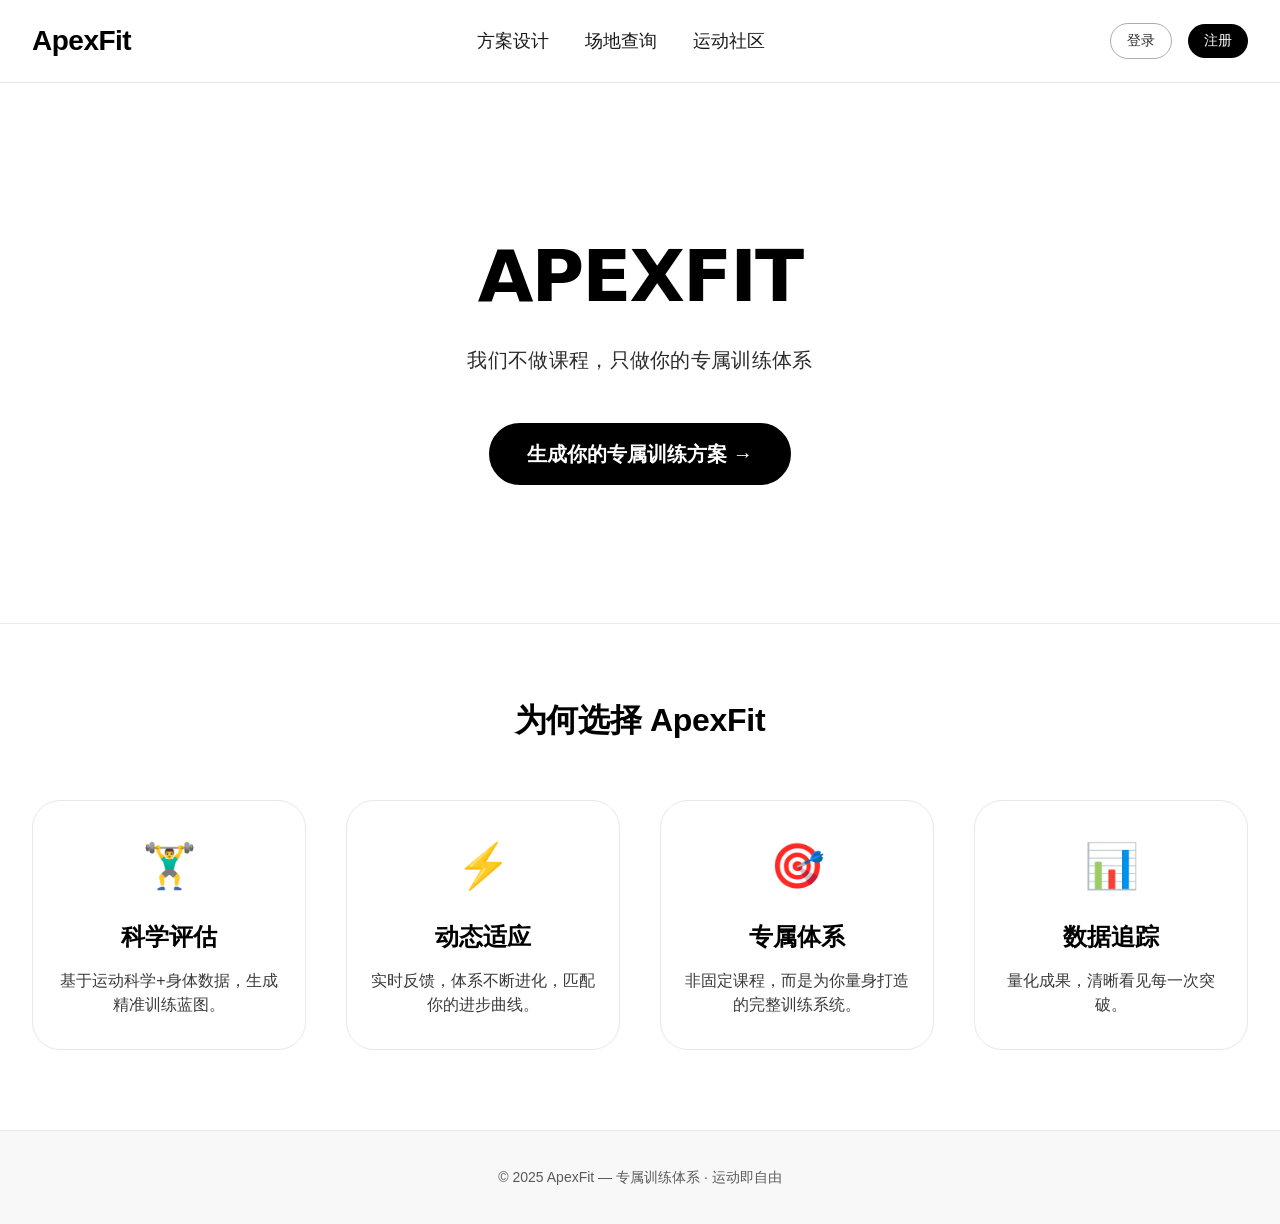
<file: index.html>
<!DOCTYPE html>
<html lang="zh-CN">
<head>
    <meta charset="UTF-8">
    <meta name="viewport" content="width=device-width, initial-scale=1.0, viewport-fit=cover">
    <title>ApexFit | 运动健康首页</title>
    <style>
        * {
            margin: 0;
            padding: 0;
            box-sizing: border-box;
        }

        body {
            background-color: #FFFFFF;
            color: #000000;
            font-family: '微软雅黑', 'Microsoft YaHei', 'Segoe UI', sans-serif;
            line-height: 1.5;
        }

        .container {
            max-width: 1280px;
            margin: 0 auto;
            padding: 0 32px;
        }

        .header {
            background-color: #FFFFFF;
            border-bottom: 1px solid #E6E6E6;
            position: sticky;
            top: 0;
            z-index: 100;
            width: 100%;
        }

        .navbar {
            display: flex;
            justify-content: space-between;
            align-items: center;
            padding: 20px 0;
            flex-wrap: wrap;
            gap: 20px;
        }

        .logo {
            font-size: 28px;
            font-weight: 700;
            letter-spacing: -0.5px;
            color: #000000;
            text-decoration: none;
            font-family: '微软雅黑', 'Microsoft YaHei', sans-serif;
        }

        .nav-links {
            display: flex;
            list-style: none;
            gap: 36px;
            align-items: center;
        }

        .nav-links li a {
            text-decoration: none;
            font-size: 18px;
            font-weight: 500;
            color: #1A1A1A;
            font-family: '微软雅黑', 'Microsoft YaHei', sans-serif;
            transition: all 0.2s ease;
            padding-bottom: 6px;
            border-bottom: 2px solid transparent;
        }

        .nav-links li a:hover {
            color: #000000;
            border-bottom-color: #000000;
        }

        .user-area {
            display: flex;
            align-items: center;
            gap: 16px;
        }

        .username-btn {
            background: none;
            border: none;
            font-size: 16px;
            font-weight: 500;
            cursor: pointer;
            font-family: '微软雅黑', sans-serif;
            color: #000;
        }

        .btn-outline-small {
            background: transparent;
            border: 1px solid #AAAAAA;
            color: #2C2C2C;
            padding: 8px 16px;
            border-radius: 48px;
            font-weight: 500;
            font-size: 14px;
            cursor: pointer;
        }

        .btn-dark-small {
            background: #000000;
            color: #FFFFFF;
            border: none;
            padding: 8px 16px;
            border-radius: 48px;
            font-weight: 500;
            font-size: 14px;
            cursor: pointer;
        }

        .hero {
            text-align: center;
            padding: 80px 0 64px 0;
            min-height: 60vh;
            display: flex;
            flex-direction: column;
            justify-content: center;
        }

        .hero h1 {
            font-size: 72px;
            font-weight: 800;
            letter-spacing: -2px;
            color: #000000;
            margin-bottom: 28px;
            line-height: 1.1;
            font-family: 'Inter', '微软雅黑', 'Montserrat', system-ui, sans-serif;
            text-transform: uppercase;
        }

        .tagline {
            font-size: 20px;
            font-weight: 400;
            color: #2C2C2C;
            font-family: '微软雅黑', 'Microsoft YaHei', sans-serif;
            margin-bottom: 48px;
            letter-spacing: 0.3px;
        }

        .btn-dark {
            display: inline-flex;
            align-items: center;
            justify-content: center;
            gap: 10px;
            background-color: #000000;
            color: #FFFFFF;
            font-family: '微软雅黑', 'Microsoft YaHei', sans-serif;
            font-size: 20px;
            font-weight: 700;
            text-decoration: none;
            padding: 14px 36px;
            border-radius: 48px;
            border: 2px solid #000000;
            cursor: pointer;
            transition: all 0.25s ease-in-out;
        }

        .btn-dark:hover {
            background-color: #FFFFFF;
            color: #000000;
            transform: translateY(-3px);
            box-shadow: 0 12px 20px -12px rgba(0,0,0,0.25);
        }

        .features {
            padding: 72px 0 80px 0;
            border-top: 1px solid #EAEAEA;
            background-color: #FFFFFF;
        }

        .section-title {
            text-align: center;
            font-size: 32px;
            font-weight: 600;
            color: #000000;
            margin-bottom: 56px;
            letter-spacing: -0.3px;
        }

        .features-grid {
            display: flex;
            flex-wrap: wrap;
            gap: 40px;
            justify-content: center;
        }

        .feature-card {
            flex: 1;
            min-width: 240px;
            background: #FFFFFF;
            border: 1px solid #E8E8E8;
            border-radius: 28px;
            padding: 32px 24px;
            text-align: center;
            transition: all 0.3s ease;
        }

        .feature-card:hover {
            transform: translateY(-6px);
            border-color: #CCCCCC;
        }

        .feature-icon {
            font-size: 44px;
            margin-bottom: 20px;
        }

        .feature-card h3 {
            font-size: 24px;
            font-weight: 700;
            margin-bottom: 14px;
            color: #000000;
        }

        .feature-card p {
            font-size: 16px;
            color: #3A3A3A;
            line-height: 1.5;
        }

        .footer {
            background-color: #F8F8F8;
            border-top: 1px solid #EAEAEA;
            padding: 36px 0;
            text-align: center;
            font-size: 14px;
            color: #5A5A5A;
        }

        .modal {
            display: none;
            position: fixed;
            z-index: 1000;
            left: 0;
            top: 0;
            width: 100%;
            height: 100%;
            background-color: rgba(0,0,0,0.5);
        }

        .modal-content {
            background-color: #fff;
            margin: 10% auto;
            padding: 32px;
            width: 90%;
            max-width: 400px;
            border-radius: 24px;
            position: relative;
        }

        .close {
            position: absolute;
            right: 20px;
            top: 16px;
            font-size: 28px;
            cursor: pointer;
        }

        .modal-content input {
            width: 100%;
            padding: 12px;
            margin: 12px 0;
            border: 1px solid #D0D0D0;
            border-radius: 48px;
            font-size: 14px;
        }

        .modal-content button {
            width: 100%;
            margin-top: 12px;
        }

        @media (max-width: 768px) {
            .navbar {
                flex-direction: column;
                align-items: flex-start;
            }
            .nav-links {
                flex-wrap: wrap;
                justify-content: flex-start;
            }
            .hero h1 {
                font-size: 48px;
            }
            .tagline {
                font-size: 18px;
            }
            .btn-dark {
                font-size: 18px;
                padding: 12px 28px;
            }
        }
    </style>
    <script src="https://esm.sh/@supabase/supabase-js@2"></script>
</head>
<body>
    <header class="header">
        <div class="container">
            <div class="navbar">
                <a href="index.html" class="logo">ApexFit</a>
                <ul class="nav-links">
                    <li><a href="plan.html">方案设计</a></li>
                    <li><a href="map.html">场地查询</a></li>
                    <li><a href="social.html">运动社区</a></li>
                </ul>
                <div class="user-area" id="userArea">
                    <button class="btn-outline-small" id="loginBtn">登录</button>
                    <button class="btn-dark-small" id="registerBtn">注册</button>
                </div>
            </div>
        </div>
    </header>

    <main>
        <div class="hero">
            <div class="container">
                <h1>ApexFit</h1>
                <p class="tagline">我们不做课程，只做你的专属训练体系</p>
                <a href="plan.html" class="btn-dark" id="generateBtn">生成你的专属训练方案 →</a>
            </div>
        </div>

        <section class="features">
            <div class="container">
                <h2 class="section-title">为何选择 ApexFit</h2>
                <div class="features-grid">
                    <div class="feature-card"><div class="feature-icon">🏋️‍♂️</div><h3>科学评估</h3><p>基于运动科学+身体数据，生成精准训练蓝图。</p></div>
                    <div class="feature-card"><div class="feature-icon">⚡</div><h3>动态适应</h3><p>实时反馈，体系不断进化，匹配你的进步曲线。</p></div>
                    <div class="feature-card"><div class="feature-icon">🎯</div><h3>专属体系</h3><p>非固定课程，而是为你量身打造的完整训练系统。</p></div>
                    <div class="feature-card"><div class="feature-icon">📊</div><h3>数据追踪</h3><p>量化成果，清晰看见每一次突破。</p></div>
                </div>
            </div>
        </section>
    </main>

    <footer class="footer">
        <div class="container">
            <p>© 2025 ApexFit — 专属训练体系 · 运动即自由</p>
        </div>
    </footer>

    <!-- 登录/注册模态框 -->
    <div id="authModal" class="modal">
        <div class="modal-content">
            <span class="close">&times;</span>
            <div id="loginForm">
                <h3>登录</h3>
                <input type="text" id="loginUsername" placeholder="用户名">
                <input type="password" id="loginPassword" placeholder="密码">
                <button class="btn-dark" id="doLoginBtn">登录</button>
                <p>没有账号？ <a id="switchToRegister">立即注册</a></p>
            </div>
            <div id="registerForm" style="display:none;">
                <h3>注册</h3>
                <input type="text" id="regUsername" placeholder="用户名">
                <input type="password" id="regPassword" placeholder="密码">
                <input type="password" id="regConfirmPassword" placeholder="确认密码">
                <button class="btn-dark" id="doRegisterBtn">注册</button>
                <p>已有账号？ <a id="switchToLogin">返回登录</a></p>
            </div>
        </div>
    </div>

    <script type="module">
        import { createClient } from 'https://esm.sh/@supabase/supabase-js@2';
        const SUPABASE_URL = 'https://mlvyibpftjdseaodlqff.supabase.co';
        const SUPABASE_ANON_KEY = 'eyJhbGciOiJIUzI1NiIsInR5cCI6IkpXVCJ9.eyJpc3MiOiJzdXBhYmFzZSIsInJlZiI6Im1sdnlpYnBmdGpkc2Vhb2RscWZmIiwicm9sZSI6ImFub24iLCJpYXQiOjE3NzYwNjY4MzIsImV4cCI6MjA5MTY0MjgzMn0.fZiHQ9IHIO6dkt7nNxmu5eNmkuYfxjlw6mKMX-eTI6I';
        const supabase = createClient(SUPABASE_URL, SUPABASE_ANON_KEY);
        let currentUser = null;

        // DOM elements
        const userArea = document.getElementById('userArea');
        const authModal = document.getElementById('authModal');
        const loginBtn = document.getElementById('loginBtn');
        const registerBtn = document.getElementById('registerBtn');
        const closeBtn = document.querySelector('.close');
        const doLoginBtn = document.getElementById('doLoginBtn');
        const doRegisterBtn = document.getElementById('doRegisterBtn');
        const switchToRegister = document.getElementById('switchToRegister');
        const switchToLogin = document.getElementById('switchToLogin');

        function showModal() { authModal.style.display = 'block'; }
        function hideModal() { authModal.style.display = 'none'; }

        async function handleRegister() {
            const username = document.getElementById('regUsername').value.trim();
            const password = document.getElementById('regPassword').value;
            const confirm = document.getElementById('regConfirmPassword').value;
            if (!username || !password) { alert('请填写完整'); return; }
            if (password !== confirm) { alert('密码不一致'); return; }
            if (password.length < 6) { alert('密码至少6位'); return; }
            try {
                const email = username + '@apexfit.local';
                const { data, error } = await supabase.auth.signUp({
                    email, password,
                    options: { data: { username } }
                });
                if (error) throw error;
                currentUser = { id: data.user.id, username };
                localStorage.setItem('currentUser', JSON.stringify(currentUser));
                alert('注册成功');
                hideModal();
                updateUI();
            } catch (err) { alert('注册失败: ' + err.message); }
        }

        async function handleLogin() {
            const username = document.getElementById('loginUsername').value.trim();
            const password = document.getElementById('loginPassword').value;
            if (!username || !password) { alert('请填写完整'); return; }
            try {
                const email = username + '@apexfit.local';
                const { data, error } = await supabase.auth.signInWithPassword({ email, password });
                if (error) throw error;
                currentUser = { id: data.user.id, username };
                localStorage.setItem('currentUser', JSON.stringify(currentUser));
                alert('登录成功');
                hideModal();
                updateUI();
            } catch (err) { alert('登录失败: ' + err.message); }
        }

        function handleLogout() {
            supabase.auth.signOut();
            currentUser = null;
            localStorage.removeItem('currentUser');
            updateUI();
            alert('已退出');
        }

        function updateUI() {
            if (currentUser) {
                userArea.innerHTML = `
                    <span class="username-btn" id="profileBtn">${currentUser.username}</span>
                    <button class="btn-outline-small" id="logoutBtn">退出</button>
                `;
                document.getElementById('profileBtn')?.addEventListener('click', () => { window.location.href = 'profile.html'; });
                document.getElementById('logoutBtn')?.addEventListener('click', handleLogout);
            } else {
                userArea.innerHTML = `
                    <button class="btn-outline-small" id="loginBtn">登录</button>
                    <button class="btn-dark-small" id="registerBtn">注册</button>
                `;
                document.getElementById('loginBtn')?.addEventListener('click', () => {
                    document.getElementById('loginForm').style.display = 'block';
                    document.getElementById('registerForm').style.display = 'none';
                    showModal();
                });
                document.getElementById('registerBtn')?.addEventListener('click', () => {
                    document.getElementById('loginForm').style.display = 'none';
                    document.getElementById('registerForm').style.display = 'block';
                    showModal();
                });
            }
        }

        async function restoreSession() {
            const stored = localStorage.getItem('currentUser');
            if (stored) currentUser = JSON.parse(stored);
            const { data: { session } } = await supabase.auth.getSession();
            if (!session) { currentUser = null; localStorage.removeItem('currentUser'); }
            updateUI();
        }

        // 事件绑定
        switchToRegister?.addEventListener('click', (e) => { e.preventDefault(); document.getElementById('loginForm').style.display = 'none'; document.getElementById('registerForm').style.display = 'block'; });
        switchToLogin?.addEventListener('click', (e) => { e.preventDefault(); document.getElementById('loginForm').style.display = 'block'; document.getElementById('registerForm').style.display = 'none'; });
        doLoginBtn?.addEventListener('click', handleLogin);
        doRegisterBtn?.addEventListener('click', handleRegister);
        closeBtn?.addEventListener('click', hideModal);
        window.addEventListener('click', (e) => { if (e.target === authModal) hideModal(); });

        restoreSession();
    </script>
</body>
</html>
</file>
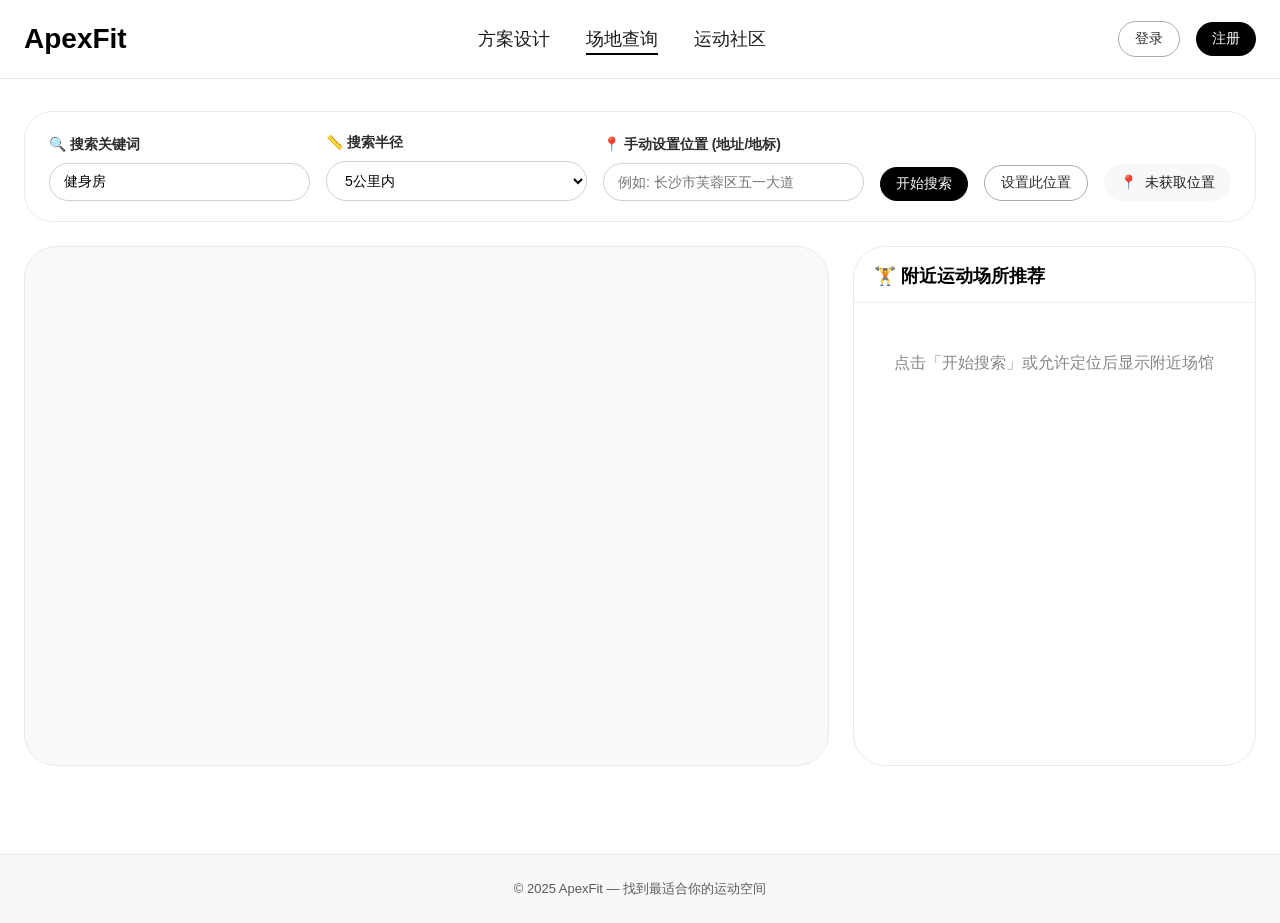
<file: map.html>
<!DOCTYPE html>
<html lang="zh-CN">
<head>
    <meta charset="UTF-8">
    <meta name="viewport" content="width=device-width, initial-scale=1.0, viewport-fit=cover">
    <title>ApexFit | 附近运动场馆</title>
    <!-- 高德地图 JS API 2.0 -->
    <script type="text/javascript">
        window._AMapSecurityConfig = {
            securityJsCode: "7e9bb2edef5c00a2fa919c543e538144"
        };
    </script>
    <script src="https://webapi.amap.com/maps?v=2.0&key=4e1a742b3f29d19737afcd302f8b867a"></script>
    <script src="https://webapi.amap.com/maps?v=2.0&key=4e1a742b3f29d19737afcd302f8b867a&plugin=AMap.Geolocation,AMap.PlaceSearch,AMap.Geocoder,AMap.ToolBar"></script>
    <style>
        * {
            margin: 0;
            padding: 0;
            box-sizing: border-box;
        }

        body {
            background-color: #FFFFFF;
            color: #000000;
            font-family: '微软雅黑', 'Microsoft YaHei', sans-serif;
            line-height: 1.5;
        }

        .container {
            max-width: 1400px;
            margin: 0 auto;
            padding: 0 24px;
        }

        .header {
            background-color: #FFFFFF;
            border-bottom: 1px solid #E6E6E6;
            position: sticky;
            top: 0;
            z-index: 100;
        }

        .navbar {
            display: flex;
            justify-content: space-between;
            align-items: center;
            padding: 18px 0;
            flex-wrap: wrap;
            gap: 20px;
        }

        .logo {
            font-size: 28px;
            font-weight: 700;
            color: #000000;
            text-decoration: none;
        }

        .nav-links {
            display: flex;
            list-style: none;
            gap: 36px;
        }

        .nav-links li a {
            text-decoration: none;
            font-size: 18px;
            font-weight: 500;
            color: #1A1A1A;
            padding-bottom: 4px;
            border-bottom: 2px solid transparent;
        }

        .nav-links li a:hover,
        .nav-links li a.active {
            border-bottom-color: #000000;
        }

        .user-area {
            display: flex;
            align-items: center;
            gap: 16px;
        }

        .username-btn {
            background: none;
            border: none;
            font-size: 16px;
            font-weight: 500;
            cursor: pointer;
            font-family: '微软雅黑', sans-serif;
            color: #000;
        }

        .btn-outline-small {
            background: transparent;
            border: 1px solid #AAAAAA;
            color: #2C2C2C;
            padding: 8px 16px;
            border-radius: 48px;
            font-weight: 500;
            font-size: 14px;
            cursor: pointer;
        }

        .btn-dark-small {
            background: #000000;
            color: #FFFFFF;
            border: none;
            padding: 8px 16px;
            border-radius: 48px;
            font-weight: 500;
            font-size: 14px;
            cursor: pointer;
        }

        .btn-dark {
            background: #000000;
            color: #FFFFFF;
            border: none;
            padding: 12px 28px;
            border-radius: 48px;
            font-weight: 600;
            font-size: 16px;
            cursor: pointer;
        }

        .map-section {
            padding: 32px 0 48px;
        }

        .control-panel {
            background: #FFFFFF;
            border: 1px solid #EAEAEA;
            border-radius: 28px;
            padding: 20px 24px;
            margin-bottom: 24px;
            display: flex;
            flex-wrap: wrap;
            gap: 16px;
            align-items: flex-end;
        }

        .control-group {
            flex: 1;
            min-width: 160px;
        }

        .control-group label {
            display: block;
            font-size: 14px;
            font-weight: 600;
            margin-bottom: 8px;
            color: #2C2C2C;
        }

        .control-group input, .control-group select {
            width: 100%;
            padding: 10px 14px;
            border: 1px solid #D0D0D0;
            border-radius: 48px;
            font-family: '微软雅黑', sans-serif;
            font-size: 14px;
            background: #FFFFFF;
        }

        .control-group input:focus, .control-group select:focus {
            outline: none;
            border-color: #000000;
        }

        .current-location {
            background: #F8F8F8;
            padding: 8px 16px;
            border-radius: 48px;
            font-size: 14px;
            color: #1F1F1F;
            display: inline-flex;
            align-items: center;
            gap: 8px;
            margin-left: auto;
        }

        .map-layout {
            display: flex;
            flex-wrap: wrap;
            gap: 24px;
        }

        .map-container {
            flex: 2;
            min-width: 280px;
            height: 520px;
            border-radius: 32px;
            overflow: hidden;
            border: 1px solid #EAEAEA;
            background: #F9F9F9;
        }

        .venues-list {
            flex: 1;
            min-width: 280px;
            background: #FFFFFF;
            border: 1px solid #EAEAEA;
            border-radius: 32px;
            padding: 16px 0;
            height: 520px;
            overflow-y: auto;
            display: flex;
            flex-direction: column;
        }

        .list-header {
            padding: 0 20px 12px 20px;
            font-weight: 700;
            font-size: 18px;
            border-bottom: 1px solid #EFEFEF;
            margin-bottom: 8px;
        }

        .venue-item {
            padding: 16px 20px;
            border-bottom: 1px solid #F0F0F0;
            cursor: pointer;
            transition: background 0.2s;
        }

        .venue-item:hover {
            background: #F9F9F9;
        }

        .venue-name {
            font-weight: 700;
            font-size: 16px;
            margin-bottom: 6px;
            display: flex;
            justify-content: space-between;
            align-items: baseline;
        }

        .venue-distance {
            font-size: 12px;
            color: #666;
            background: #F0F0F0;
            padding: 2px 8px;
            border-radius: 20px;
        }

        .venue-address {
            font-size: 13px;
            color: #5A5A5A;
            margin-bottom: 10px;
            word-break: break-all;
        }

        .nav-btn {
            background: none;
            border: 1px solid #CCCCCC;
            border-radius: 40px;
            padding: 4px 12px;
            font-size: 12px;
            font-weight: 600;
            color: #000;
            cursor: pointer;
        }

        .empty-tip {
            text-align: center;
            padding: 40px 20px;
            color: #888;
        }

        .footer {
            background-color: #F8F8F8;
            border-top: 1px solid #EAEAEA;
            padding: 24px 0;
            text-align: center;
            font-size: 13px;
            color: #5A5A5A;
            margin-top: 40px;
        }

        .modal {
            display: none;
            position: fixed;
            z-index: 1000;
            left: 0;
            top: 0;
            width: 100%;
            height: 100%;
            background-color: rgba(0,0,0,0.5);
        }

        .modal-content {
            background-color: #fff;
            margin: 10% auto;
            padding: 32px;
            width: 90%;
            max-width: 400px;
            border-radius: 24px;
            position: relative;
        }

        .close {
            position: absolute;
            right: 20px;
            top: 16px;
            font-size: 28px;
            cursor: pointer;
        }

        .modal-content input {
            width: 100%;
            padding: 12px;
            margin: 12px 0;
            border: 1px solid #D0D0D0;
            border-radius: 48px;
            font-size: 14px;
        }

        .modal-content button {
            width: 100%;
            margin-top: 12px;
        }

        @media (max-width: 860px) {
            .map-container, .venues-list {
                flex: 1 1 100%;
                height: 420px;
            }
            .control-panel {
                flex-direction: column;
                align-items: stretch;
            }
            .current-location {
                margin-left: 0;
                justify-content: center;
            }
        }
    </style>
    <script src="https://esm.sh/@supabase/supabase-js@2"></script>
</head>
<body>

<header class="header">
    <div class="container">
        <div class="navbar">
            <a href="index.html" class="logo">ApexFit</a>
            <ul class="nav-links">
                <li><a href="plan.html">方案设计</a></li>
                <li><a href="map.html" class="active">场地查询</a></li>
                <li><a href="social.html">运动社区</a></li>
            </ul>
            <div class="user-area" id="userArea">
                <button class="btn-outline-small" id="loginBtn">登录</button>
                <button class="btn-dark-small" id="registerBtn">注册</button>
            </div>
        </div>
    </div>
</header>

<main class="map-section">
    <div class="container">
        <div class="control-panel">
            <div class="control-group">
                <label>🔍 搜索关键词</label>
                <input type="text" id="searchKeyword" placeholder="健身房 / 瑜伽馆 / 运动中心" value="健身房">
            </div>
            <div class="control-group">
                <label>📏 搜索半径</label>
                <select id="searchRadius">
                    <option value="1000">1公里内</option>
                    <option value="3000">3公里内</option>
                    <option value="5000" selected>5公里内</option>
                    <option value="10000">10公里内</option>
                </select>
            </div>
            <div class="control-group">
                <label>📍 手动设置位置 (地址/地标)</label>
                <input type="text" id="manualAddress" placeholder="例如: 长沙市芙蓉区五一大道">
            </div>
            <button id="searchBtn" class="btn-dark-small">开始搜索</button>
            <button id="setLocationBtn" class="btn-outline-small">设置此位置</button>
            <div class="current-location" id="currentLocationDisplay">
                <span>📍</span><span id="locationName">未获取位置</span>
            </div>
        </div>

        <div class="map-layout">
            <div id="mapContainer" class="map-container"></div>
            <div class="venues-list">
                <div class="list-header">🏋️ 附近运动场所推荐</div>
                <div id="venueListContent" style="flex:1; overflow-y: auto;">
                    <div class="empty-tip">点击「开始搜索」或允许定位后显示附近场馆</div>
                </div>
            </div>
        </div>
    </div>
</main>

<!-- 登录/注册模态框 -->
<div id="authModal" class="modal">
    <div class="modal-content">
        <span class="close">&times;</span>
        <div id="loginForm">
            <h3>登录</h3>
            <input type="text" id="loginUsername" placeholder="用户名">
            <input type="password" id="loginPassword" placeholder="密码">
            <button class="btn-dark" id="doLoginBtn">登录</button>
            <p>没有账号？ <a id="switchToRegister">立即注册</a></p>
        </div>
        <div id="registerForm" style="display:none;">
            <h3>注册</h3>
            <input type="text" id="regUsername" placeholder="用户名">
            <input type="password" id="regPassword" placeholder="密码">
            <input type="password" id="regConfirmPassword" placeholder="确认密码">
            <button class="btn-dark" id="doRegisterBtn">注册</button>
            <p>已有账号？ <a id="switchToLogin">返回登录</a></p>
        </div>
    </div>
</div>

<footer class="footer">
    <div class="container">
        <p>© 2025 ApexFit — 找到最适合你的运动空间</p>
    </div>
</footer>

<script type="module">
    import { createClient } from 'https://esm.sh/@supabase/supabase-js@2';

    // Supabase 配置（与社交页相同）
    const SUPABASE_URL = 'https://mlvyibpftjdseaodlqff.supabase.co';
    const SUPABASE_ANON_KEY = 'eyJhbGciOiJIUzI1NiIsInR5cCI6IkpXVCJ9.eyJpc3MiOiJzdXBhYmFzZSIsInJlZiI6Im1sdnlpYnBmdGpkc2Vhb2RscWZmIiwicm9sZSI6ImFub24iLCJpYXQiOjE3NzYwNjY4MzIsImV4cCI6MjA5MTY0MjgzMn0.fZiHQ9IHIO6dkt7nNxmu5eNmkuYfxjlw6mKMX-eTI6I';
    const supabase = createClient(SUPABASE_URL, SUPABASE_ANON_KEY);
    let currentUser = null;

    // 高德地图相关变量
    let map = null;
    let placeSearch = null;
    let geocoder = null;
    let currentMarkers = [];
    let currentCenter = null;
    let currentLocationAddress = "";

    // 获取 DOM 元素
    const userArea = document.getElementById('userArea');
    const authModal = document.getElementById('authModal');
    const loginBtn = document.getElementById('loginBtn');
    const registerBtn = document.getElementById('registerBtn');
    const closeBtn = document.querySelector('.close');
    const doLoginBtn = document.getElementById('doLoginBtn');
    const doRegisterBtn = document.getElementById('doRegisterBtn');
    const switchToRegister = document.getElementById('switchToRegister');
    const switchToLogin = document.getElementById('switchToLogin');
    const searchBtn = document.getElementById('searchBtn');
    const setLocationBtn = document.getElementById('setLocationBtn');
    const searchKeyword = document.getElementById('searchKeyword');
    const searchRadius = document.getElementById('searchRadius');
    const manualAddress = document.getElementById('manualAddress');
    const locationNameSpan = document.getElementById('locationName');
    const venueListContent = document.getElementById('venueListContent');

    // ==================== 认证逻辑 ====================
    function showModal() { authModal.style.display = 'block'; }
    function hideModal() { authModal.style.display = 'none'; }

    async function handleRegister() {
        const username = document.getElementById('regUsername').value.trim();
        const password = document.getElementById('regPassword').value;
        const confirm = document.getElementById('regConfirmPassword').value;
        if (!username || !password) { alert('请填写完整'); return; }
        if (password !== confirm) { alert('密码不一致'); return; }
        if (password.length < 6) { alert('密码至少6位'); return; }
        try {
            const email = username + '@apexfit.local';
            const { data, error } = await supabase.auth.signUp({
                email: email, password: password,
                options: { data: { username: username } }
            });
            if (error) throw error;
            currentUser = { id: data.user.id, username: username };
            localStorage.setItem('currentUser', JSON.stringify(currentUser));
            alert('注册成功');
            hideModal();
            updateUI();
        } catch (err) { alert('注册失败: ' + err.message); }
    }

    async function handleLogin() {
        const username = document.getElementById('loginUsername').value.trim();
        const password = document.getElementById('loginPassword').value;
        if (!username || !password) { alert('请填写完整'); return; }
        try {
            const email = username + '@apexfit.local';
            const { data, error } = await supabase.auth.signInWithPassword({ email, password });
            if (error) throw error;
            currentUser = { id: data.user.id, username: username };
            localStorage.setItem('currentUser', JSON.stringify(currentUser));
            alert('登录成功');
            hideModal();
            updateUI();
        } catch (err) { alert('登录失败: ' + err.message); }
    }

    function handleLogout() {
        supabase.auth.signOut();
        currentUser = null;
        localStorage.removeItem('currentUser');
        updateUI();
        alert('已退出');
    }

    function updateUI() {
        if (currentUser) {
            userArea.innerHTML = `
                <span class="username-btn" id="profileBtn">${currentUser.username}</span>
                <button class="btn-outline-small" id="logoutBtn">退出</button>
            `;
            document.getElementById('profileBtn')?.addEventListener('click', () => { window.location.href = 'profile.html'; });
            document.getElementById('logoutBtn')?.addEventListener('click', handleLogout);
        } else {
            userArea.innerHTML = `
                <button class="btn-outline-small" id="loginBtn">登录</button>
                <button class="btn-dark-small" id="registerBtn">注册</button>
            `;
            document.getElementById('loginBtn')?.addEventListener('click', () => {
                document.getElementById('loginForm').style.display = 'block';
                document.getElementById('registerForm').style.display = 'none';
                showModal();
            });
            document.getElementById('registerBtn')?.addEventListener('click', () => {
                document.getElementById('loginForm').style.display = 'none';
                document.getElementById('registerForm').style.display = 'block';
                showModal();
            });
        }
    }

    async function restoreSession() {
        const stored = localStorage.getItem('currentUser');
        if (stored) currentUser = JSON.parse(stored);
        const { data: { session } } = await supabase.auth.getSession();
        if (!session) { currentUser = null; localStorage.removeItem('currentUser'); }
        updateUI();
    }

    // ==================== 高德地图逻辑 ====================
    function initMap(useGeolocation) {
        map = new AMap.Map('mapContainer', {
            zoom: 13,
            center: [112.979, 28.235],
            resizeEnable: true,
            viewMode: '2D'
        });
        map.addControl(new AMap.ToolBar({ position: 'RT' }));

        AMap.plugin(['AMap.Geocoder'], function() {
            geocoder = new AMap.Geocoder({ city: "全国", radius: 1000 });
        });

        if (useGeolocation) {
            getCurrentPositionAndSearch();
        } else {
            updateLocationDisplay("默认位置 · 长沙市五一广场", [112.979, 28.235]);
            currentCenter = { lng: 112.979, lat: 28.235 };
            performSearchWithCenter(currentCenter);
        }
    }

    function getCurrentPositionAndSearch() {
        AMap.plugin('AMap.Geolocation', function() {
            const geolocation = new AMap.Geolocation({
                enableHighAccuracy: true,
                timeout: 10000,
                zoomToAccuracy: true,
                buttonPosition: 'RB',
                showMarker: true,
                showCircle: true
            });
            map.addControl(geolocation);
            geolocation.getCurrentPosition((status, result) => {
                if (status === 'complete') {
                    const { position } = result;
                    const lng = position.lng;
                    const lat = position.lat;
                    currentCenter = { lng, lat };
                    reverseGeocode(lng, lat, (address) => {
                        updateLocationDisplay(address || `${lat.toFixed(4)}, ${lng.toFixed(4)}`, [lng, lat]);
                        performSearchWithCenter(currentCenter);
                    });
                    map.setCenter([lng, lat]);
                    map.setZoom(14);
                } else {
                    console.warn('定位失败: ' + result.message);
                    updateLocationDisplay("定位失败，使用默认位置", [112.979, 28.235]);
                    currentCenter = { lng: 112.979, lat: 28.235 };
                    performSearchWithCenter(currentCenter);
                }
            });
        });
    }

    function reverseGeocode(lng, lat, callback) {
        if (!geocoder) {
            setTimeout(() => reverseGeocode(lng, lat, callback), 200);
            return;
        }
        geocoder.getAddress([lng, lat], (status, result) => {
            if (status === 'complete' && result.regeocode) {
                callback(result.regeocode.formattedAddress);
            } else {
                callback(null);
            }
        });
    }

    function updateLocationDisplay(address, coords) {
        currentLocationAddress = address;
        locationNameSpan.innerText = address || `${coords[1].toFixed(4)}, ${coords[0].toFixed(4)}`;
    }

    function setManualLocation() {
        const addressInput = manualAddress.value.trim();
        if (!addressInput) { alert("请输入有效的地名或地址"); return; }
        if (!geocoder) { alert("地理编码服务尚未就绪，请稍后再试"); return; }
        geocoder.getLocation(addressInput, (status, result) => {
            if (status === 'complete' && result.geocodes.length > 0) {
                const location = result.geocodes[0].location;
                const lng = location.lng;
                const lat = location.lat;
                currentCenter = { lng, lat };
                const formattedAddress = result.geocodes[0].formattedAddress;
                updateLocationDisplay(formattedAddress || addressInput, [lng, lat]);
                map.setCenter([lng, lat]);
                map.setZoom(14);
                performSearchWithCenter(currentCenter);
            } else {
                alert("未找到该地址，请尝试更具体的地标或街道名");
            }
        });
    }

    function performSearch() {
        if (!currentCenter) { alert("请先定位或设置有效位置"); return; }
        performSearchWithCenter(currentCenter);
    }

    function performSearchWithCenter(center) {
        const keyword = searchKeyword.value.trim();
        if (!keyword) { alert("请输入搜索关键词"); return; }
        const radius = parseInt(searchRadius.value, 10);
        venueListContent.innerHTML = '<div class="empty-tip">⏳ 正在搜索附近场馆...</div>';
        clearMarkers();

        AMap.plugin(['AMap.PlaceSearch'], function() {
            const placeSearchInstance = new AMap.PlaceSearch({
                type: "体育休闲服务|健身中心|运动场馆",
                pageSize: 30,
                pageIndex: 1,
                city: "全国",
                extensions: "all"
            });
            placeSearchInstance.searchNearBy(keyword, [center.lng, center.lat], radius, (status, result) => {
                if (status === 'complete' && result.poiList && result.poiList.pois.length > 0) {
                    const pois = result.poiList.pois;
                    renderVenueList(pois);
                    addMarkersToMap(pois);
                } else {
                    venueListContent.innerHTML = `<div class="empty-tip">😔 未找到相关场所，尝试扩大半径或更换关键词</div>`;
                }
            });
        });
    }

    function renderVenueList(pois) {
        if (!pois || pois.length === 0) {
            venueListContent.innerHTML = '<div class="empty-tip">暂无结果，请调整搜索条件</div>';
            return;
        }
        let html = '';
        pois.forEach((poi) => {
            const name = poi.name || '未命名场馆';
            const address = poi.address || '地址不详';
            let distanceText = '';
            if (poi.distance) {
                const dist = poi.distance;
                if (dist < 1000) distanceText = `${Math.round(dist)}米`;
                else distanceText = `${(dist / 1000).toFixed(1)}公里`;
            } else {
                distanceText = '距离未知';
            }
            const lng = poi.location.lng;
            const lat = poi.location.lat;
            const navUrl = `https://uri.amap.com/navigation?to=${lng},${lat},${encodeURIComponent(name)}&mode=car&callnative=1`;
            html += `
                <div class="venue-item" data-lng="${lng}" data-lat="${lat}" data-name="${escapeHtml(name)}">
                    <div class="venue-name">
                        <span>${escapeHtml(name)}</span>
                        <span class="venue-distance">${distanceText}</span>
                    </div>
                    <div class="venue-address">📌 ${escapeHtml(address)}</div>
                    <button class="nav-btn" data-navurl="${navUrl}">🧭 导航</button>
                </div>
            `;
        });
        venueListContent.innerHTML = html;
        // 绑定列表项事件
        document.querySelectorAll('.venue-item').forEach(item => {
            const lng = parseFloat(item.dataset.lng);
            const lat = parseFloat(item.dataset.lat);
            const name = item.dataset.name;
            item.addEventListener('click', (e) => {
                if (e.target.classList && e.target.classList.contains('nav-btn')) return;
                map.setCenter([lng, lat]);
                map.setZoom(16);
                const infoWindow = new AMap.InfoWindow({
                    content: `<div style="padding:6px 12px;"><strong>${escapeHtml(name)}</strong><br>点击导航按钮可前往</div>`,
                    offset: new AMap.Pixel(0, -30)
                });
                infoWindow.open(map, [lng, lat]);
                setTimeout(() => infoWindow.close(), 3000);
            });
            const navBtn = item.querySelector('.nav-btn');
            if (navBtn) {
                navBtn.addEventListener('click', (e) => {
                    e.stopPropagation();
                    window.open(navBtn.dataset.navurl, '_blank');
                });
            }
        });
    }

    function addMarkersToMap(pois) {
        clearMarkers();
        const markers = [];
        pois.forEach(poi => {
            const { lng, lat } = poi.location;
            const marker = new AMap.Marker({
                position: [lng, lat],
                title: poi.name,
                map: map,
                anchor: 'bottom-center',
                icon: 'https://webapi.amap.com/theme/v1.3/markers/n/mark_b.png'
            });
            marker.on('click', () => {
                const infoWindow = new AMap.InfoWindow({
                    content: `<div style="padding:8px 12px;"><strong>${escapeHtml(poi.name)}</strong><br>${escapeHtml(poi.address)}<br><a href="https://uri.amap.com/navigation?to=${lng},${lat},${encodeURIComponent(poi.name)}&mode=car" target="_blank" style="color:#000;">🚗 点击导航</a></div>`,
                    offset: new AMap.Pixel(0, -30)
                });
                infoWindow.open(map, [lng, lat]);
            });
            markers.push(marker);
        });
        currentMarkers = markers;
        if (pois.length > 0) {
            const bounds = new AMap.Bounds();
            pois.forEach(poi => bounds.extend([poi.location.lng, poi.location.lat]));
            map.setBounds(bounds, false, [60, 60, 60, 60]);
        }
    }

    function clearMarkers() {
        if (currentMarkers.length) {
            currentMarkers.forEach(marker => marker.setMap(null));
            currentMarkers = [];
        }
    }

    function escapeHtml(str) {
        if (!str) return '';
        return str.replace(/[&<>]/g, function(m) {
            if (m === '&') return '&amp;';
            if (m === '<') return '&lt;';
            if (m === '>') return '&gt;';
            return m;
        });
    }

    // ==================== 页面初始化 ====================
    window.onload = function() {
        const allowLocation = confirm("📍 隐私提示\n我们将要收集您的位置信息，以便为您推荐附近的运动场所。\n点击「确定」开启定位服务，拒绝后将使用默认位置。");
        initMap(allowLocation);
    };

    searchBtn.addEventListener('click', performSearch);
    setLocationBtn.addEventListener('click', setManualLocation);

    // 模态框事件绑定
    switchToRegister?.addEventListener('click', (e) => { e.preventDefault(); document.getElementById('loginForm').style.display = 'none'; document.getElementById('registerForm').style.display = 'block'; });
    switchToLogin?.addEventListener('click', (e) => { e.preventDefault(); document.getElementById('loginForm').style.display = 'block'; document.getElementById('registerForm').style.display = 'none'; });
    doLoginBtn?.addEventListener('click', handleLogin);
    doRegisterBtn?.addEventListener('click', handleRegister);
    closeBtn?.addEventListener('click', hideModal);
    window.addEventListener('click', (e) => { if (e.target === authModal) hideModal(); });

    restoreSession();
</script>
</body>
</html>
</file>
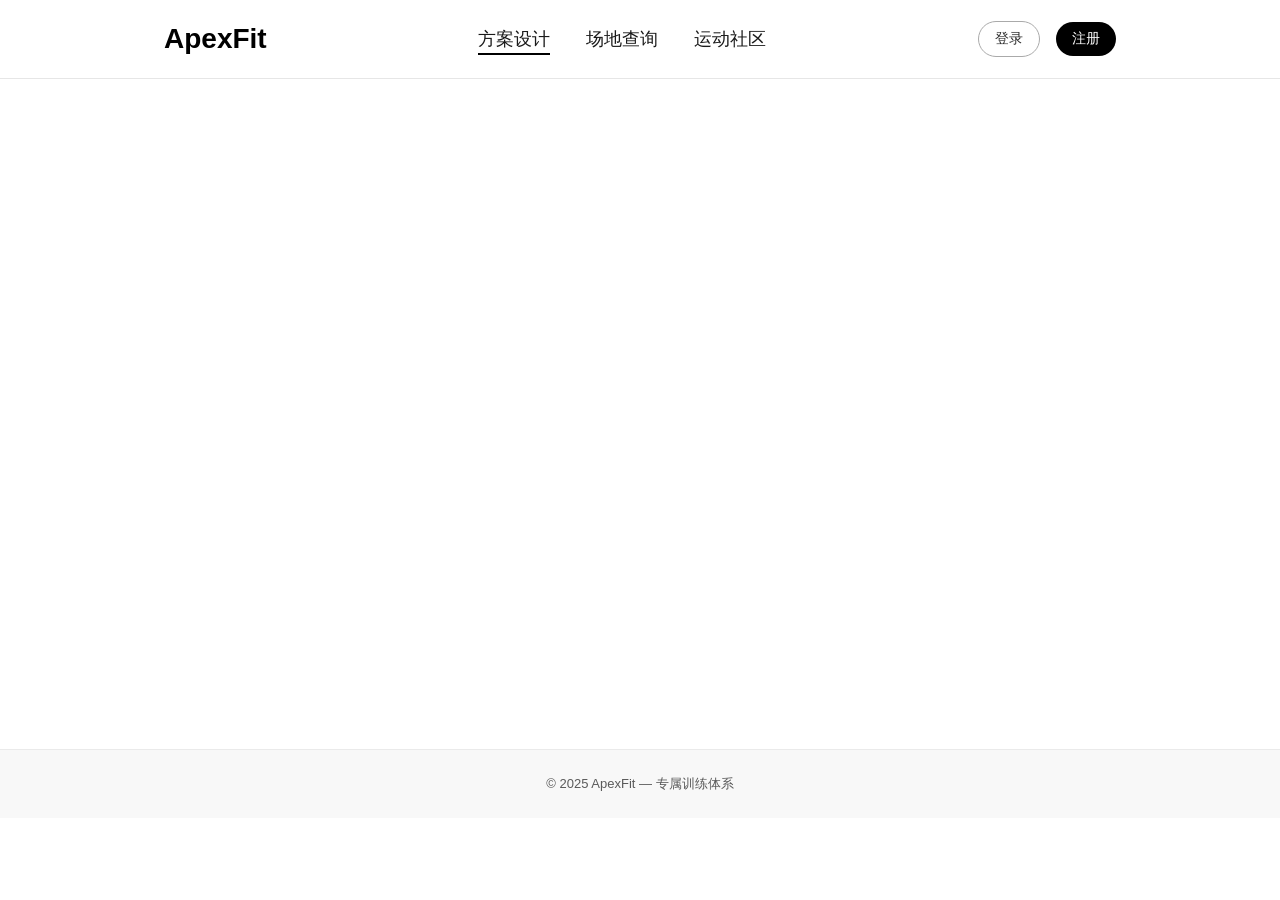
<file: plan.html>
<!DOCTYPE html>
<html lang="zh-CN">
<head>
    <meta charset="UTF-8">
    <meta name="viewport" content="width=device-width, initial-scale=1.0, viewport-fit=cover">
    <title>ApexFit | 专属训练方案定制 · AI 智能生成</title>
    <style>
        * {
            margin: 0;
            padding: 0;
            box-sizing: border-box;
        }
        body {
            background-color: #FFFFFF;
            color: #000000;
            font-family: '微软雅黑', 'Microsoft YaHei', 'Segoe UI', sans-serif;
            line-height: 1.5;
        }
        .container {
            max-width: 1000px;
            margin: 0 auto;
            padding: 0 24px;
        }
        .header {
            background-color: #FFFFFF;
            border-bottom: 1px solid #E6E6E6;
            position: sticky;
            top: 0;
            z-index: 100;
        }
        .navbar {
            display: flex;
            justify-content: space-between;
            align-items: center;
            padding: 18px 0;
            flex-wrap: wrap;
            gap: 20px;
        }
        .logo {
            font-size: 28px;
            font-weight: 700;
            color: #000000;
            text-decoration: none;
        }
        .nav-links {
            display: flex;
            list-style: none;
            gap: 36px;
        }
        .nav-links li a {
            text-decoration: none;
            font-size: 18px;
            font-weight: 500;
            color: #1A1A1A;
            padding-bottom: 4px;
            border-bottom: 2px solid transparent;
        }
        .nav-links li a:hover,
        .nav-links li a.active {
            border-bottom-color: #000000;
        }
        .user-area {
            display: flex;
            align-items: center;
            gap: 16px;
        }
        .username-btn {
            background: none;
            border: none;
            font-size: 16px;
            font-weight: 500;
            cursor: pointer;
            font-family: '微软雅黑', sans-serif;
            color: #000;
        }
        .btn-outline-small {
            background: transparent;
            border: 1px solid #AAAAAA;
            color: #2C2C2C;
            padding: 8px 16px;
            border-radius: 48px;
            font-weight: 500;
            font-size: 14px;
            cursor: pointer;
        }
        .btn-dark-small {
            background: #000000;
            color: #FFFFFF;
            border: none;
            padding: 8px 16px;
            border-radius: 48px;
            font-weight: 500;
            font-size: 14px;
            cursor: pointer;
        }
        .btn-dark {
            background: #000000;
            color: #FFFFFF;
            border: none;
            padding: 12px 28px;
            border-radius: 48px;
            font-weight: 600;
            font-size: 16px;
            cursor: pointer;
            transition: 0.2s;
        }
        .btn-dark:hover {
            background: #333333;
            transform: translateY(-2px);
        }
        .customizer {
            padding: 48px 0 80px;
            min-height: 70vh;
        }
        .step-progress {
            display: flex;
            justify-content: space-between;
            margin-bottom: 40px;
            flex-wrap: wrap;
            gap: 8px;
            border-bottom: 1px solid #EFEFEF;
            padding-bottom: 20px;
        }
        .step-badge {
            font-size: 14px;
            color: #888;
            background: #F5F5F5;
            padding: 6px 14px;
            border-radius: 40px;
            font-weight: 500;
        }
        .step-badge span {
            font-weight: 700;
            color: #000;
        }
        .step-card {
            background: #FFFFFF;
            border: 1px solid #EAEAEA;
            border-radius: 32px;
            padding: 32px 28px;
            box-shadow: 0 6px 14px rgba(0,0,0,0.02);
        }
        .step-title {
            font-size: 28px;
            font-weight: 700;
            margin-bottom: 28px;
            color: #000;
        }
        .form-group {
            margin-bottom: 28px;
        }
        .form-label {
            font-weight: 600;
            font-size: 18px;
            margin-bottom: 14px;
            display: block;
            color: #1F1F1F;
        }
        .options-grid {
            display: flex;
            flex-wrap: wrap;
            gap: 16px;
            align-items: center;
        }
        .option-item {
            display: flex;
            align-items: center;
            gap: 8px;
            background: #F9F9F9;
            padding: 8px 20px;
            border-radius: 60px;
            border: 1px solid #E2E2E2;
            cursor: pointer;
            transition: all 0.2s;
        }
        .option-item input {
            accent-color: #000;
            width: 18px;
            height: 18px;
            margin: 0;
            cursor: pointer;
        }
        .option-item label {
            cursor: pointer;
            font-size: 16px;
            font-weight: 500;
            color: #2C2C2C;
        }
        input[type="text"], input[type="number"], input[type="date"], select {
            width: 100%;
            padding: 14px 18px;
            font-size: 16px;
            border: 1px solid #D0D0D0;
            border-radius: 28px;
            font-family: '微软雅黑', sans-serif;
            background: #FFFFFF;
        }
        input:focus, select:focus {
            outline: none;
            border-color: #000000;
            box-shadow: 0 0 0 2px rgba(0,0,0,0.05);
        }
        .inline-row {
            display: flex;
            gap: 20px;
            flex-wrap: wrap;
        }
        .inline-row .form-group {
            flex: 1;
        }
        .button-group {
            display: flex;
            justify-content: space-between;
            margin-top: 40px;
            gap: 16px;
        }
        .btn-outline {
            background: transparent;
            border: 1px solid #AAAAAA;
            color: #2C2C2C;
            padding: 12px 28px;
            border-radius: 48px;
            font-family: '微软雅黑', sans-serif;
            font-weight: 600;
            font-size: 18px;
            cursor: pointer;
        }
        .btn-outline:hover {
            border-color: #000;
            background: #F5F5F5;
        }
        .result-area {
            background: #FFFFFF;
            border: 1px solid #EAEAEA;
            border-radius: 32px;
            padding: 32px;
            margin-top: 20px;
        }
        .result-title {
            font-size: 28px;
            font-weight: 800;
            margin-bottom: 20px;
            border-left: 6px solid #000;
            padding-left: 18px;
        }
        .ai-response {
            background: #FAFAFA;
            border-radius: 28px;
            padding: 28px;
            margin: 24px 0;
            border: 1px solid #ECECEC;
            white-space: pre-wrap;
            font-family: '微软雅黑', monospace;
            line-height: 1.6;
            font-size: 16px;
            color: #1E1E1E;
        }
        .data-summary {
            background: #F5F5F5;
            border-radius: 24px;
            padding: 20px;
            margin-top: 20px;
            font-size: 14px;
            color: #3A3A3A;
            border-left: 3px solid #000;
        }
        .data-summary h4 {
            font-weight: 700;
            margin-bottom: 12px;
            font-size: 18px;
        }
        .hidden {
            display: none;
        }
        .loading-spinner {
            text-align: center;
            padding: 48px 20px;
        }
        .spinner {
            width: 48px;
            height: 48px;
            border: 4px solid #E0E0E0;
            border-top: 4px solid #000000;
            border-radius: 50%;
            animation: spin 0.8s linear infinite;
            margin: 0 auto 20px;
        }
        @keyframes spin {
            0% { transform: rotate(0deg); }
            100% { transform: rotate(360deg); }
        }
        .error-message {
            background: #FFF0F0;
            color: #B00020;
            padding: 18px;
            border-radius: 28px;
            text-align: center;
            border: 1px solid #FFCCCC;
        }
        .small-note {
            font-size: 13px;
            color: #888;
            margin-top: 6px;
        }
        .modal {
            display: none;
            position: fixed;
            z-index: 1000;
            left: 0;
            top: 0;
            width: 100%;
            height: 100%;
            background-color: rgba(0,0,0,0.5);
        }
        .modal-content {
            background-color: #fff;
            margin: 10% auto;
            padding: 32px;
            width: 90%;
            max-width: 400px;
            border-radius: 24px;
            position: relative;
        }
        .close {
            position: absolute;
            right: 20px;
            top: 16px;
            font-size: 28px;
            cursor: pointer;
        }
        .modal-content input {
            width: 100%;
            padding: 12px;
            margin: 12px 0;
            border: 1px solid #D0D0D0;
            border-radius: 48px;
            font-size: 14px;
        }
        .modal-content button {
            width: 100%;
            margin-top: 12px;
        }
        .footer {
            background-color: #F8F8F8;
            border-top: 1px solid #EAEAEA;
            padding: 24px 0;
            text-align: center;
            font-size: 13px;
            color: #5A5A5A;
            margin-top: 40px;
        }
    </style>
    <script src="https://esm.sh/@supabase/supabase-js@2"></script>
</head>
<body>

<header class="header">
    <div class="container">
        <div class="navbar">
            <a href="index.html" class="logo">ApexFit</a>
            <ul class="nav-links">
                <li><a href="plan.html" class="active">方案设计</a></li>
                <li><a href="map.html">场地查询</a></li>
                <li><a href="social.html">运动社区</a></li>
            </ul>
            <div class="user-area" id="userArea">
                <button class="btn-outline-small" id="loginBtn">登录</button>
                <button class="btn-dark-small" id="registerBtn">注册</button>
            </div>
        </div>
    </div>
</header>

<main class="customizer">
    <div class="container">
        <div id="stepsContainer"></div>
        <div id="resultContainer" class="result-area hidden">
            <div class="result-title">✨ 你的专属训练体系 · AI 智能生成</div>
            <div id="aiResultContent"></div>
            <div class="continue-btn" style="text-align:center; margin-top:32px;">
                <button id="continueBtn" class="btn-dark">继续 →</button>
            </div>
        </div>
    </div>
</main>

<!-- 登录/注册模态框 -->
<div id="authModal" class="modal">
    <div class="modal-content">
        <span class="close">&times;</span>
        <div id="loginForm">
            <h3>登录</h3>
            <input type="text" id="loginUsername" placeholder="用户名">
            <input type="password" id="loginPassword" placeholder="密码">
            <button class="btn-dark" id="doLoginBtn">登录</button>
            <p>没有账号？ <a id="switchToRegister">立即注册</a></p>
        </div>
        <div id="registerForm" style="display:none;">
            <h3>注册</h3>
            <input type="text" id="regUsername" placeholder="用户名">
            <input type="password" id="regPassword" placeholder="密码">
            <input type="password" id="regConfirmPassword" placeholder="确认密码">
            <button class="btn-dark" id="doRegisterBtn">注册</button>
            <p>已有账号？ <a id="switchToLogin">返回登录</a></p>
        </div>
    </div>
</div>

<footer class="footer">
    <div class="container">
        <p>© 2025 ApexFit — 专属训练体系</p>
    </div>
</footer>

<script type="module">
    import { createClient } from 'https://esm.sh/@supabase/supabase-js@2';

    // ==================== Supabase 配置 ====================
    const SUPABASE_URL = 'https://mlvyibpftjdseaodlqff.supabase.co';
    const SUPABASE_ANON_KEY = 'eyJhbGciOiJIUzI1NiIsInR5cCI6IkpXVCJ9.eyJpc3MiOiJzdXBhYmFzZSIsInJlZiI6Im1sdnlpYnBmdGpkc2Vhb2RscWZmIiwicm9sZSI6ImFub24iLCJpYXQiOjE3NzYwNjY4MzIsImV4cCI6MjA5MTY0MjgzMn0.fZiHQ9IHIO6dkt7nNxmu5eNmkuYfxjlw6mKMX-eTI6I';
    const supabase = createClient(SUPABASE_URL, SUPABASE_ANON_KEY);

    // Edge Function URL (用户需部署函数 'generate-plan')
    const EDGE_FUNCTION_URL = `${SUPABASE_URL}/functions/v1/generate-plan`;

    let currentUser = null;
    let generatedPlanText = '';
    let currentPlanSummary = null;

    // 步骤定义
    const STEPS = [
        { id: "basic", title: "基础信息" },
        { id: "injury", title: "伤病困扰" },
        { id: "bodytype", title: "体型" },
        { id: "goal", title: "运动目标" },
        { id: "focus", title: "重点改善部位" },
        { id: "extraSports", title: "额外运动类型" },
        { id: "duration", title: "每日运动时长" },
        { id: "planReq", title: "计划要求" },
        { id: "equipment", title: "运动器械" },
        { id: "avoidMoves", title: "不希望出现的动作" },
        { id: "pushup", title: "俯卧撑能力" },
        { id: "squat", title: "深蹲能力" },
        { id: "curl", title: "卷腹能力" },
        { id: "stamina", title: "上楼疲累程度" }
    ];

    let userData = {
        birth: "", gender: "", height: "", weight: "",
        injury: [], bodyType: "", fitnessGoal: "", focusArea: "",
        extraSports: [], duration: "", planRequirements: [], equipment: [],
        avoidMoves: [], pushupAbility: "", squatAbility: "", curlAbility: "", stairStamina: ""
    };
    let currentStepIndex = 0;
    const totalSteps = STEPS.length;

    const stepsContainer = document.getElementById('stepsContainer');
    const resultContainer = document.getElementById('resultContainer');
    const aiResultContent = document.getElementById('aiResultContent');

    // ==================== 辅助函数 ====================
    function calculateAge(birthDateStr) {
        if (!birthDateStr) return null;
        const today = new Date();
        const birth = new Date(birthDateStr);
        let age = today.getFullYear() - birth.getFullYear();
        const m = today.getMonth() - birth.getMonth();
        if (m < 0 || (m === 0 && today.getDate() < birth.getDate())) age--;
        return age;
    }

    function calculateBMI(heightCm, weightKg) {
        if (!heightCm || !weightKg) return null;
        const heightM = heightCm / 100;
        const bmi = weightKg / (heightM * heightM);
        return bmi.toFixed(1);
    }

    function buildPlanSummary(data) {
        const age = calculateAge(data.birth) || '未知';
        const bmi = calculateBMI(parseFloat(data.height), parseFloat(data.weight)) || '--';
        const basic = `${age}岁 · ${data.gender} · ${data.height}cm / ${data.weight}kg · BMI ${bmi}`;
        const goal = `${data.fitnessGoal} · 重点改善 ${data.focusArea}`;
        const ability = `俯卧撑:${data.pushupAbility} · 深蹲:${data.squatAbility} · 卷腹:${data.curlAbility}`;
        let injuryText = '不存在伤病困扰';
        if (data.injury && data.injury.length && !data.injury.includes('不存在伤病困扰')) {
            injuryText = data.injury.join(',');
        }
        let equipText = '以上都不使用';
        if (data.equipment && data.equipment.length && !data.equipment.includes('以上都不使用')) {
            equipText = data.equipment.join(',');
        }
        const constraint = `每日${data.duration} · 器材:${equipText} · 伤病:${injuryText}`;
        return { basic, goal, ability, constraint };
    }

    // 确保 profiles 记录存在
    async function ensureProfileExists(userId, username) {
        const { data: existing, error: checkError } = await supabase
            .from('profiles')
            .select('id')
            .eq('id', userId)
            .maybeSingle();
        if (checkError && checkError.code !== 'PGRST116') {
            console.error('检查profile失败', checkError);
            return false;
        }
        if (!existing) {
            const { error: insertError } = await supabase
                .from('profiles')
                .insert([{ id: userId, username: username }]);
            if (insertError) {
                console.error('创建profile失败', insertError);
                return false;
            }
            console.log('已创建缺失的profile记录');
        }
        return true;
    }

    async function savePlanToProfile(userId, planSummary) {
        const ok = await ensureProfileExists(userId, currentUser.username);
        if (!ok) return false;
        const { error } = await supabase.from('profiles').upsert({
            id: userId,
            username: currentUser.username,
            custom_plan: planSummary,
            updated_at: new Date().toISOString()
        }, { onConflict: 'id' });
        if (error) console.error('保存档案失败', error);
        return !error;
    }

    // ==================== 认证与UI ====================
    const userArea = document.getElementById('userArea');
    const authModal = document.getElementById('authModal');
    const closeBtn = document.querySelector('.close');
    const doLoginBtn = document.getElementById('doLoginBtn');
    const doRegisterBtn = document.getElementById('doRegisterBtn');
    const switchToRegister = document.getElementById('switchToRegister');
    const switchToLogin = document.getElementById('switchToLogin');

    function showModal() { authModal.style.display = 'block'; }
    function hideModal() { authModal.style.display = 'none'; }

    async function handleRegister() {
        const username = document.getElementById('regUsername').value.trim();
        const password = document.getElementById('regPassword').value;
        const confirm = document.getElementById('regConfirmPassword').value;
        if (!username || !password) { alert('请填写完整'); return; }
        if (password !== confirm) { alert('密码不一致'); return; }
        if (password.length < 6) { alert('密码至少6位'); return; }
        try {
            const email = username + '@apexfit.local';
            const { data, error } = await supabase.auth.signUp({
                email, password,
                options: { data: { username } }
            });
            if (error) throw error;
            currentUser = { id: data.user.id, username };
            await ensureProfileExists(data.user.id, username);
            localStorage.setItem('currentUser', JSON.stringify(currentUser));
            alert('注册成功');
            hideModal();
            updateUI();
        } catch (err) { alert('注册失败: ' + err.message); }
    }

    async function handleLogin() {
        const username = document.getElementById('loginUsername').value.trim();
        const password = document.getElementById('loginPassword').value;
        if (!username || !password) { alert('请填写完整'); return; }
        try {
            const email = username + '@apexfit.local';
            const { data, error } = await supabase.auth.signInWithPassword({ email, password });
            if (error) throw error;
            currentUser = { id: data.user.id, username };
            await ensureProfileExists(data.user.id, username);
            localStorage.setItem('currentUser', JSON.stringify(currentUser));
            alert('登录成功');
            hideModal();
            updateUI();
        } catch (err) { alert('登录失败: ' + err.message); }
    }

    function handleLogout() {
        supabase.auth.signOut();
        currentUser = null;
        localStorage.removeItem('currentUser');
        updateUI();
        location.reload();
    }

    function updateUI() {
        if (currentUser) {
            userArea.innerHTML = `
                <span class="username-btn" id="profileBtn">${currentUser.username}</span>
                <button class="btn-outline-small" id="logoutBtn">退出</button>
            `;
            document.getElementById('profileBtn')?.addEventListener('click', () => window.location.href = 'profile.html');
            document.getElementById('logoutBtn')?.addEventListener('click', handleLogout);
        } else {
            userArea.innerHTML = `
                <button class="btn-outline-small" id="loginBtn">登录</button>
                <button class="btn-dark-small" id="registerBtn">注册</button>
            `;
            document.getElementById('loginBtn')?.addEventListener('click', () => {
                document.getElementById('loginForm').style.display = 'block';
                document.getElementById('registerForm').style.display = 'none';
                showModal();
            });
            document.getElementById('registerBtn')?.addEventListener('click', () => {
                document.getElementById('loginForm').style.display = 'none';
                document.getElementById('registerForm').style.display = 'block';
                showModal();
            });
        }
    }

    async function restoreSession() {
        const stored = localStorage.getItem('currentUser');
        if (stored) currentUser = JSON.parse(stored);
        const { data: { session } } = await supabase.auth.getSession();
        if (!session) { currentUser = null; localStorage.removeItem('currentUser'); }
        updateUI();
        if (currentUser) await ensureProfileExists(currentUser.id, currentUser.username);
    }

    // ==================== AI 调用（通过 Supabase Edge Function）====================
    function buildPromptForAI(data) {
        const age = calculateAge(data.birth);
        const bmi = calculateBMI(parseFloat(data.height), parseFloat(data.weight));
        const injuries = data.injury && data.injury.length ? data.injury.join(', ') : '无';
        const extraSports = data.extraSports && data.extraSports.length ? data.extraSports.join(', ') : '无';
        const planReqs = data.planRequirements && data.planRequirements.length ? data.planRequirements.join(', ') : '无特殊要求';
        const equipment = data.equipment && data.equipment.length ? data.equipment.join(', ') : '无器械 (自重训练)';
        const avoidMoves = data.avoidMoves && data.avoidMoves.length ? data.avoidMoves.join(', ') : '无禁忌动作';
        return `你是一位顶级的运动科学专家与私人训练体系设计师，专为 ApexFit 打造极致个性化方案。请根据以下用户信息，生成一份完整、可执行的「专属训练体系方案」。要求：内容详实、分版块（训练频率、动作推荐、每周安排、注意事项、恢复建议等），语气专业且鼓舞人心，使用中文，总字数 500~800 字。

【用户档案】
- 年龄：${age || '未知'} 岁
- 性别：${data.gender || '未填'}
- 身高：${data.height} cm
- 体重：${data.weight} kg
- BMI：${bmi || '计算中'} ${bmi ? (bmi > 24 ? '(体重偏重，建议减重为主)' : (bmi < 18.5 ? '(体重偏轻，需加强营养与力量)' : '(标准范围，适合塑形与健康维持)')) : ''}
- 伤病困扰：${injuries}
- 体型：${data.bodyType}
- 运动目标：${data.fitnessGoal}
- 重点改善部位：${data.focusArea}
- 额外运动偏好：${extraSports}
- 每日可投入时长：${data.duration}
- 计划要求：${planReqs}
- 可用器械：${equipment}
- 回避动作：${avoidMoves}
- 俯卧撑能力：${data.pushupAbility}
- 深蹲能力：${data.squatAbility}
- 卷腹能力：${data.curlAbility}
- 上楼疲劳程度：${data.stairStamina}

请基于以上信息，设计一套循序渐进的训练体系，包含：
1. **训练频率与周期建议** (每周训练几天，休息安排)
2. **具体动作库** (根据能力与器械限制，列出 4-6 个核心动作，说明组数/次数/强度)
3. **每周日程范例** (举例一天的完整训练内容)
4. **注意事项与伤病预防** (针对伤病/禁忌动作/特殊需求)
5. **营养与恢复小贴士** (简略但实用)

输出格式请使用清晰的标题分段，避免使用markdown代码块，直接用自然段落 + 项目符号（可用 - 或 •）。确保方案安全、科学、个性化。`;
    }

    async function callAIToGeneratePlan(userData) {
        const prompt = buildPromptForAI(userData);
        
        // 调用 Supabase Edge Function，传递用户档案和提示词
        const response = await fetch(EDGE_FUNCTION_URL, {
            method: "POST",
            headers: {
                "Content-Type": "application/json",
                "Authorization": `Bearer ${SUPABASE_ANON_KEY}`  // 允许匿名调用，但建议限制
            },
            body: JSON.stringify({ prompt })
        });

        if (!response.ok) {
            let errorDetail = `Edge Function 请求失败: ${response.status}`;
            try {
                const errData = await response.json();
                errorDetail = errData.error || errorDetail;
            } catch(e) {}
            throw new Error(errorDetail);
        }
        const result = await response.json();
        if (!result.content) {
            throw new Error("Edge Function 返回数据异常，缺少 content 字段");
        }
        return result.content;
    }

    async function showAIPlanResult() {
        stepsContainer.classList.add('hidden');
        resultContainer.classList.remove('hidden');
        aiResultContent.innerHTML = `
            <div class="loading-spinner">
                <div class="spinner"></div>
                <p style="font-weight: 500;">✨ AI 正在为你量身打造专属训练体系...</p>
                <p style="color: #666; font-size: 14px; margin-top: 8px;">基于运动科学模型，深度生成个性化方案</p>
            </div>
        `;
        try {
            const aiPlanText = await callAIToGeneratePlan(userData);
            generatedPlanText = aiPlanText;
            currentPlanSummary = buildPlanSummary(userData);
            const summaryHtml = `
                <div class="data-summary">
                    <h4>📋 你的定制档案</h4>
                    <p><strong>基础</strong> ${currentPlanSummary.basic}<br>
                    <strong>目标</strong> ${currentPlanSummary.goal}<br>
                    <strong>能力</strong> ${currentPlanSummary.ability}<br>
                    <strong>约束</strong> ${currentPlanSummary.constraint}</p>
                </div>
            `;
            const aiContent = `
                <div class="ai-response">
                    <div style="font-weight:800; margin-bottom:16px; font-size:20px;">🤖 ApexFit AI · 专属训练体系</div>
                    <div style="white-space: pre-wrap; line-height: 1.65;">${escapeHtml(aiPlanText)}</div>
                </div>
                ${summaryHtml}
            `;
            aiResultContent.innerHTML = aiContent;
        } catch (err) {
            console.error(err);
            aiResultContent.innerHTML = `
                <div class="error-message">
                    ❌ 生成方案失败：${err.message}<br><br>
                    <button id="retryAiBtn" class="btn-dark" style="padding: 8px 24px; font-size: 16px;">重试生成</button>
                </div>
            `;
            document.getElementById('retryAiBtn')?.addEventListener('click', () => showAIPlanResult());
        }
    }

    function escapeHtml(str) {
        if (!str) return '';
        return str.replace(/[&<>]/g, function(m) {
            if (m === '&') return '&amp;';
            if (m === '<') return '&lt;';
            if (m === '>') return '&gt;';
            return m;
        });
    }

    // ==================== 表单渲染逻辑（完全不变）====================
    function renderCurrentStep() {
        if (!stepsContainer) return;
        const step = STEPS[currentStepIndex];
        const stepNumber = currentStepIndex + 1;
        const isLastStep = (currentStepIndex === totalSteps - 1);
        let html = `
            <div class="step-progress">
                <div class="step-badge">第 <span>${stepNumber}</span> / ${totalSteps} 步</div>
                <div class="step-badge">${step.title}</div>
            </div>
            <div class="step-card">
                <div class="step-title">${step.title}</div>
                <div id="stepFieldsContainer"></div>
                <div class="button-group">
                    <button type="button" id="prevBtn" class="btn-outline" ${currentStepIndex === 0 ? 'disabled style="opacity:0.4;cursor:not-allowed;"' : ''}>← 上一步</button>
                    <button type="button" id="nextBtn" class="btn-dark">${isLastStep ? '生成专属方案 ✓' : '继续 →'}</button>
                </div>
            </div>
        `;
        stepsContainer.innerHTML = html;
        const fieldsContainer = document.getElementById('stepFieldsContainer');
        renderStepFields(step.id, fieldsContainer);
        const prevBtn = document.getElementById('prevBtn');
        const nextBtn = document.getElementById('nextBtn');
        if (prevBtn && currentStepIndex !== 0) {
            prevBtn.addEventListener('click', () => {
                captureCurrentStepData(step.id);
                currentStepIndex--;
                renderCurrentStep();
            });
        }
        nextBtn.addEventListener('click', () => {
            captureCurrentStepData(step.id);
            if (!validateStepData(step.id)) {
                alert('请完整填写当前步骤信息');
                return;
            }
            if (isLastStep) {
                showAIPlanResult();
            } else {
                currentStepIndex++;
                renderCurrentStep();
            }
        });
    }

    function renderStepFields(stepId, container) {
        let fieldsHtml = '';
        switch (stepId) {
            case 'basic':
                fieldsHtml = `
                    <div class="inline-row">
                        <div class="form-group"><label class="form-label">出生日期</label><input type="date" id="birth" value="${userData.birth || ''}"></div>
                        <div class="form-group"><label class="form-label">性别</label><select id="gender"><option value="">请选择</option><option value="男" ${userData.gender === '男' ? 'selected' : ''}>男</option><option value="女" ${userData.gender === '女' ? 'selected' : ''}>女</option><option value="不愿透露" ${userData.gender === '不愿透露' ? 'selected' : ''}>不愿透露</option></select></div>
                    </div>
                    <div class="inline-row"><div class="form-group"><label class="form-label">身高 (cm)</label><input type="number" id="height" value="${userData.height || ''}" placeholder="厘米"></div>
                    <div class="form-group"><label class="form-label">体重 (kg)</label><input type="number" id="weight" value="${userData.weight || ''}" placeholder="公斤"></div></div>
                `;
                break;
            case 'injury':
                const injuryOptions = ['膝盖', '腰部'];
                const selectedInjuries = userData.injury || [];
                const noInjuryChecked = selectedInjuries.includes('不存在伤病困扰');
                fieldsHtml = `<div class="form-label">选择伤病部位（可多选）</div><div class="options-grid">`;
                injuryOptions.forEach(opt => {
                    const isChecked = selectedInjuries.includes(opt);
                    fieldsHtml += `<div class="option-item"><input type="checkbox" value="${opt}" id="injury_${opt}" ${isChecked ? 'checked' : ''} ${noInjuryChecked ? 'disabled' : ''}><label for="injury_${opt}">${opt}</label></div>`;
                });
                fieldsHtml += `<div class="option-item"><input type="checkbox" value="不存在伤病困扰" id="injury_none" ${noInjuryChecked ? 'checked' : ''}><label for="injury_none">不存在伤病困扰</label></div></div><div class="small-note">*选择“不存在伤病困扰”将忽略其他部位</div>`;
                break;
            case 'bodytype':
                const bodyTypes = ['直筒型', '梨型', '沙漏型', '苹果型'];
                fieldsHtml = `<div class="options-grid">${bodyTypes.map(t => `<div class="option-item"><input type="radio" name="bodyType" value="${t}" id="body_${t}" ${userData.bodyType === t ? 'checked' : ''}><label for="body_${t}">${t}</label></div>`).join('')}</div>`;
                break;
            case 'goal':
                const goals = ['瘦身减重', '塑形 / 增肌', '保持健康'];
                fieldsHtml = `<div class="options-grid">${goals.map(g => `<div class="option-item"><input type="radio" name="fitnessGoal" value="${g}" id="goal_${g}" ${userData.fitnessGoal === g ? 'checked' : ''}><label for="goal_${g}">${g}</label></div>`).join('')}</div>`;
                break;
            case 'focus':
                const areas = ['肩臂', '胸部', '腰腹', '臀腿', '全身'];
                fieldsHtml = `<div class="options-grid">${areas.map(a => `<div class="option-item"><input type="radio" name="focusArea" value="${a}" id="focus_${a}" ${userData.focusArea === a ? 'checked' : ''}><label for="focus_${a}">${a}</label></div>`).join('')}</div>`;
                break;
            case 'extraSports':
                const sports = ['操课', '跳绳', '跑步'];
                const selectedSports = userData.extraSports || [];
                const noneSelected = selectedSports.includes('以上都不需要');
                fieldsHtml = `<div class="form-label">可多选</div><div class="options-grid">${sports.map(s => `<div class="option-item"><input type="checkbox" value="${s}" id="sport_${s}" ${selectedSports.includes(s) ? 'checked' : ''} ${noneSelected ? 'disabled' : ''}><label for="sport_${s}">${s}</label></div>`).join('')}<div class="option-item"><input type="checkbox" value="以上都不需要" id="sport_none" ${noneSelected ? 'checked' : ''}><label for="sport_none">以上都不需要</label></div></div>`;
                break;
            case 'duration':
                const durations = ['20分钟左右', '30分钟左右', '40分钟左右'];
                fieldsHtml = `<div class="options-grid">${durations.map(d => `<div class="option-item"><input type="radio" name="duration" value="${d}" id="dur_${d}" ${userData.duration === d ? 'checked' : ''}><label for="dur_${d}">${d}</label></div>`).join('')}</div>`;
                break;
            case 'planReq':
                const reqs = ['零噪音', '无跳跃', '小场地'];
                const selectedReqs = userData.planRequirements || [];
                const noneReqSelected = selectedReqs.includes('没有以上要求');
                fieldsHtml = `<div class="options-grid">${reqs.map(r => `<div class="option-item"><input type="checkbox" value="${r}" id="req_${r}" ${selectedReqs.includes(r) ? 'checked' : ''} ${noneReqSelected ? 'disabled' : ''}><label for="req_${r}">${r}</label></div>`).join('')}<div class="option-item"><input type="checkbox" value="没有以上要求" id="req_none" ${noneReqSelected ? 'checked' : ''}><label for="req_none">没有以上要求</label></div></div>`;
                break;
            case 'equipment':
                const equipments = ['哑铃', '弹力带'];
                const selectedEq = userData.equipment || [];
                const noneEqSelected = selectedEq.includes('以上都不使用');
                fieldsHtml = `<div class="options-grid">${equipments.map(e => `<div class="option-item"><input type="checkbox" value="${e}" id="eq_${e}" ${selectedEq.includes(e) ? 'checked' : ''} ${noneEqSelected ? 'disabled' : ''}><label for="eq_${e}">${e}</label></div>`).join('')}<div class="option-item"><input type="checkbox" value="以上都不使用" id="eq_none" ${noneEqSelected ? 'checked' : ''}><label for="eq_none">以上都不使用</label></div></div>`;
                break;
            case 'avoidMoves':
                const moves = ['俯卧撑类', '波比类'];
                const selectedMoves = userData.avoidMoves || [];
                const noneMoveSelected = selectedMoves.includes('以上都能接受');
                fieldsHtml = `<div class="options-grid">${moves.map(m => `<div class="option-item"><input type="checkbox" value="${m}" id="mv_${m}" ${selectedMoves.includes(m) ? 'checked' : ''} ${noneMoveSelected ? 'disabled' : ''}><label for="mv_${m}">${m}</label></div>`).join('')}<div class="option-item"><input type="checkbox" value="以上都能接受" id="mv_none" ${noneMoveSelected ? 'checked' : ''}><label for="mv_none">以上都能接受</label></div></div>`;
                break;
            case 'pushup':
                fieldsHtml = renderRadioGroup('pushupAbility', ['从来没试过，或 1个也做不了', '10个以内', '10-20个', '20-30个', '30个以上'], userData.pushupAbility);
                break;
            case 'squat':
                fieldsHtml = renderRadioGroup('squatAbility', ['从来没试过，或 1个也做不了', '10个以内', '10-20个', '20-30个', '30个以上'], userData.squatAbility);
                break;
            case 'curl':
                fieldsHtml = renderRadioGroup('curlAbility', ['从来没试过，或 10个以内', '10-20个', '20-30个', '30-40个', '40个以上'], userData.curlAbility);
                break;
            case 'stamina':
                fieldsHtml = renderRadioGroup('stairStamina', ['很累，甚至有点喘不过气', '比较累，呼吸也比较局促', '呼吸有点局促，但可以很快恢复', '几乎没有感觉', '非常轻松，完全没有感觉'], userData.stairStamina);
                break;
            default: break;
        }
        container.innerHTML = fieldsHtml;
        if (stepId === 'injury') attachInjuryLogic();
        if (stepId === 'extraSports') attachCheckboxNoneLogic('sport_none', '.option-item input[type="checkbox"]:not(#sport_none)');
        if (stepId === 'planReq') attachCheckboxNoneLogic('req_none', '.option-item input[type="checkbox"]:not(#req_none)');
        if (stepId === 'equipment') attachCheckboxNoneLogic('eq_none', '.option-item input[type="checkbox"]:not(#eq_none)');
        if (stepId === 'avoidMoves') attachCheckboxNoneLogic('mv_none', '.option-item input[type="checkbox"]:not(#mv_none)');
    }

    function renderRadioGroup(name, options, currentValue) {
        return `<div class="options-grid">${options.map(opt => `<div class="option-item"><input type="radio" name="${name}" value="${opt}" id="${name}_${opt.replace(/\s/g, '')}" ${currentValue === opt ? 'checked' : ''}><label for="${name}_${opt.replace(/\s/g, '')}">${opt}</label></div>`).join('')}</div>`;
    }

    function captureCurrentStepData(stepId) {
        if (stepId === 'basic') { 
            userData.birth = document.getElementById('birth')?.value || ''; 
            userData.gender = document.getElementById('gender')?.value || ''; 
            userData.height = document.getElementById('height')?.value || ''; 
            userData.weight = document.getElementById('weight')?.value || ''; 
        } else if (stepId === 'injury') { 
            userData.injury = Array.from(document.querySelectorAll('#stepFieldsContainer input[type="checkbox"]:checked')).map(cb => cb.value); 
        } else if (stepId === 'bodytype') { 
            const v = document.querySelector('input[name="bodyType"]:checked'); 
            userData.bodyType = v ? v.value : ''; 
        } else if (stepId === 'goal') { 
            const v = document.querySelector('input[name="fitnessGoal"]:checked'); 
            userData.fitnessGoal = v ? v.value : ''; 
        } else if (stepId === 'focus') { 
            const v = document.querySelector('input[name="focusArea"]:checked'); 
            userData.focusArea = v ? v.value : ''; 
        } else if (stepId === 'extraSports') { 
            userData.extraSports = Array.from(document.querySelectorAll('#stepFieldsContainer input[type="checkbox"]:checked')).map(cb => cb.value); 
        } else if (stepId === 'duration') { 
            const v = document.querySelector('input[name="duration"]:checked'); 
            userData.duration = v ? v.value : ''; 
        } else if (stepId === 'planReq') { 
            userData.planRequirements = Array.from(document.querySelectorAll('#stepFieldsContainer input[type="checkbox"]:checked')).map(cb => cb.value); 
        } else if (stepId === 'equipment') { 
            userData.equipment = Array.from(document.querySelectorAll('#stepFieldsContainer input[type="checkbox"]:checked')).map(cb => cb.value); 
        } else if (stepId === 'avoidMoves') { 
            userData.avoidMoves = Array.from(document.querySelectorAll('#stepFieldsContainer input[type="checkbox"]:checked')).map(cb => cb.value); 
        } else if (stepId === 'pushup') { 
            const v = document.querySelector('input[name="pushupAbility"]:checked'); 
            userData.pushupAbility = v ? v.value : ''; 
        } else if (stepId === 'squat') { 
            const v = document.querySelector('input[name="squatAbility"]:checked'); 
            userData.squatAbility = v ? v.value : ''; 
        } else if (stepId === 'curl') { 
            const v = document.querySelector('input[name="curlAbility"]:checked'); 
            userData.curlAbility = v ? v.value : ''; 
        } else if (stepId === 'stamina') { 
            const v = document.querySelector('input[name="stairStamina"]:checked'); 
            userData.stairStamina = v ? v.value : ''; 
        }
    }

    function validateStepData(stepId) {
        if (stepId === 'basic') return userData.birth && userData.gender && userData.height && userData.weight;
        if (stepId === 'bodytype') return userData.bodyType !== '';
        if (stepId === 'goal') return userData.fitnessGoal !== '';
        if (stepId === 'focus') return userData.focusArea !== '';
        if (stepId === 'duration') return userData.duration !== '';
        if (stepId === 'pushup') return userData.pushupAbility !== '';
        if (stepId === 'squat') return userData.squatAbility !== '';
        if (stepId === 'curl') return userData.curlAbility !== '';
        if (stepId === 'stamina') return userData.stairStamina !== '';
        return true;
    }

    function attachInjuryLogic() {
        const noneCheck = document.getElementById('injury_none');
        const otherChecks = document.querySelectorAll('#stepFieldsContainer input[type="checkbox"]:not(#injury_none)');
        if (noneCheck) noneCheck.addEventListener('change', (e) => { const isNone = e.target.checked; otherChecks.forEach(ch => { ch.checked = false; ch.disabled = isNone; }); });
        otherChecks.forEach(ch => { ch.addEventListener('change', () => { if (ch.checked && noneCheck) noneCheck.checked = false; if (noneCheck) noneCheck.disabled = false; }); });
    }

    function attachCheckboxNoneLogic(noneId, otherSelector) {
        const noneCheck = document.getElementById(noneId);
        if (!noneCheck) return;
        const otherChecks = document.querySelectorAll(otherSelector);
        noneCheck.addEventListener('change', (e) => { const isNone = e.target.checked; otherChecks.forEach(ch => { ch.checked = false; ch.disabled = isNone; }); });
        otherChecks.forEach(ch => { ch.addEventListener('change', () => { if (ch.checked && noneCheck) noneCheck.checked = false; if (noneCheck) noneCheck.disabled = false; }); });
    }

    // 继续按钮：保存档案并跳转
    document.addEventListener('click', async (e) => {
        if (e.target.id === 'continueBtn') {
            if (!currentUser) {
                alert('请先登录以保存档案并前往个人中心');
                showModal();
                return;
            }
            if (!currentPlanSummary) {
                alert('方案数据异常，请重新生成');
                return;
            }
            const saved = await savePlanToProfile(currentUser.id, currentPlanSummary);
            if (saved) {
                alert('方案已保存到个人档案！');
                window.location.href = 'profile.html';
            } else {
                alert('保存失败，请重试');
            }
        }
    });

    // 模态框事件绑定
    switchToRegister?.addEventListener('click', (e) => { e.preventDefault(); document.getElementById('loginForm').style.display = 'none'; document.getElementById('registerForm').style.display = 'block'; });
    switchToLogin?.addEventListener('click', (e) => { e.preventDefault(); document.getElementById('loginForm').style.display = 'block'; document.getElementById('registerForm').style.display = 'none'; });
    doLoginBtn?.addEventListener('click', handleLogin);
    doRegisterBtn?.addEventListener('click', handleRegister);
    closeBtn?.addEventListener('click', hideModal);
    window.addEventListener('click', (e) => { if (e.target === authModal) hideModal(); });

    // 初始化
    restoreSession();
    renderCurrentStep();
</script>
</body>
</html>
</file>
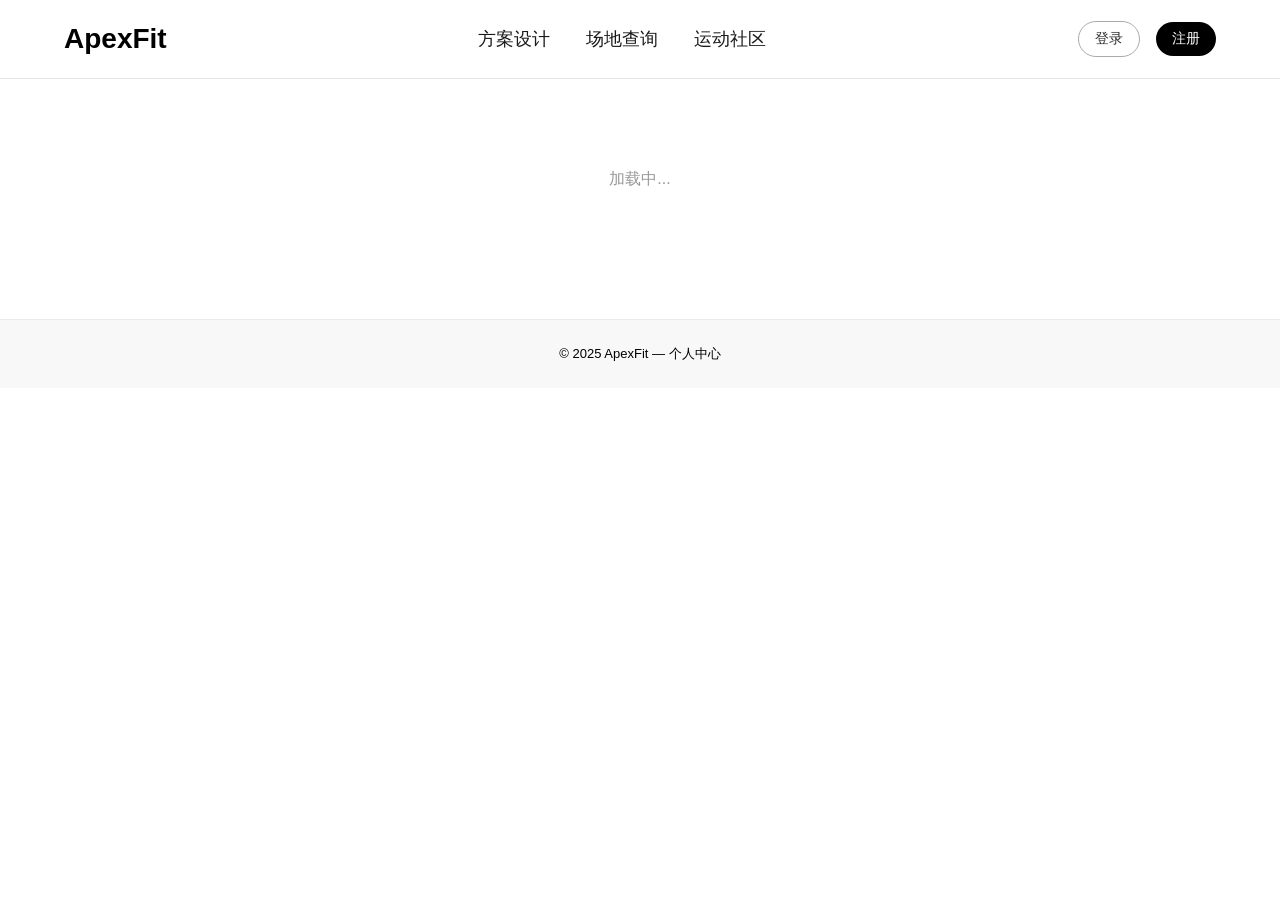
<file: profile.html>
<!DOCTYPE html>
<html lang="zh-CN">
<head>
    <meta charset="UTF-8">
    <meta name="viewport" content="width=device-width, initial-scale=1.0, viewport-fit=cover">
    <title>ApexFit | 个人中心</title>
    <style>
        * {
            margin: 0;
            padding: 0;
            box-sizing: border-box;
        }
        body {
            background-color: #FFFFFF;
            color: #000000;
            font-family: '微软雅黑', 'Microsoft YaHei', sans-serif;
            line-height: 1.5;
        }
        .container {
            max-width: 1200px;
            margin: 0 auto;
            padding: 0 24px;
        }
        .header {
            background-color: #FFFFFF;
            border-bottom: 1px solid #E6E6E6;
            position: sticky;
            top: 0;
            z-index: 100;
        }
        .navbar {
            display: flex;
            justify-content: space-between;
            align-items: center;
            padding: 18px 0;
            flex-wrap: wrap;
            gap: 20px;
        }
        .logo {
            font-size: 28px;
            font-weight: 700;
            color: #000000;
            text-decoration: none;
        }
        .nav-links {
            display: flex;
            list-style: none;
            gap: 36px;
        }
        .nav-links li a {
            text-decoration: none;
            font-size: 18px;
            font-weight: 500;
            color: #1A1A1A;
            padding-bottom: 4px;
            border-bottom: 2px solid transparent;
        }
        .nav-links li a:hover,
        .nav-links li a.active {
            border-bottom-color: #000000;
        }
        .user-area {
            display: flex;
            align-items: center;
            gap: 16px;
        }
        .username-btn {
            background: none;
            border: none;
            font-size: 16px;
            font-weight: 500;
            cursor: pointer;
            font-family: '微软雅黑', sans-serif;
            color: #000;
        }
        .btn-outline-small {
            background: transparent;
            border: 1px solid #AAAAAA;
            color: #2C2C2C;
            padding: 8px 16px;
            border-radius: 48px;
            font-weight: 500;
            font-size: 14px;
            cursor: pointer;
        }
        .btn-dark-small {
            background: #000000;
            color: #FFFFFF;
            border: none;
            padding: 8px 16px;
            border-radius: 48px;
            font-weight: 500;
            font-size: 14px;
            cursor: pointer;
        }
        .btn-dark {
            background: #000000;
            color: #FFFFFF;
            border: none;
            padding: 12px 28px;
            border-radius: 48px;
            font-weight: 600;
            font-size: 16px;
            cursor: pointer;
        }
        .profile-main {
            padding: 48px 0;
        }
        .profile-card {
            background: #FFFFFF;
            border: 1px solid #EAEAEA;
            border-radius: 32px;
            padding: 32px;
            margin-bottom: 32px;
        }
        .profile-header {
            display: flex;
            justify-content: space-between;
            align-items: center;
            margin-bottom: 24px;
            padding-bottom: 16px;
            border-bottom: 1px solid #EFEFEF;
        }
        .profile-header h2 {
            font-size: 24px;
        }
        .edit-btn {
            background: none;
            border: 1px solid #DDD;
            padding: 6px 16px;
            border-radius: 48px;
            cursor: pointer;
            font-size: 14px;
        }
        .info-row {
            margin-bottom: 16px;
            display: flex;
            flex-wrap: wrap;
        }
        .info-label {
            width: 100px;
            font-weight: 600;
            color: #555;
        }
        .info-value {
            flex: 1;
            color: #1A1A1A;
        }
        .signature-box {
            background: #F9F9F9;
            padding: 16px;
            border-radius: 24px;
            margin-top: 16px;
        }
        .signature-text {
            color: #666;
            font-style: italic;
        }
        .my-posts {
            margin-top: 32px;
        }
        .posts-list {
            display: flex;
            flex-direction: column;
            gap: 20px;
        }
        .post-item {
            background: #FFFFFF;
            border: 1px solid #EAEAEA;
            border-radius: 20px;
            padding: 20px;
        }
        .post-header {
            display: flex;
            justify-content: space-between;
            margin-bottom: 12px;
            padding-bottom: 8px;
            border-bottom: 1px solid #F0F0F0;
        }
        .post-time {
            font-size: 12px;
            color: #999;
        }
        .post-content {
            margin-bottom: 12px;
            line-height: 1.5;
        }
        .post-image {
            max-width: 100%;
            max-height: 200px;
            border-radius: 12px;
            margin-top: 8px;
        }
        .load-more-container {
            text-align: center;
            margin-top: 20px;
        }
        .modal {
            display: none;
            position: fixed;
            z-index: 1000;
            left: 0;
            top: 0;
            width: 100%;
            height: 100%;
            background-color: rgba(0,0,0,0.5);
        }
        .modal-content {
            background-color: #fff;
            margin: 10% auto;
            padding: 32px;
            width: 90%;
            max-width: 400px;
            border-radius: 24px;
            position: relative;
        }
        .close {
            position: absolute;
            right: 20px;
            top: 16px;
            font-size: 28px;
            cursor: pointer;
        }
        .modal-content input {
            width: 100%;
            padding: 12px;
            margin: 12px 0;
            border: 1px solid #D0D0D0;
            border-radius: 48px;
            font-size: 14px;
        }
        .modal-content button {
            width: 100%;
            margin-top: 12px;
        }
        .loading {
            text-align: center;
            padding: 40px;
            color: #999;
        }
        .footer {
            background-color: #F8F8F8;
            border-top: 1px solid #EAEAEA;
            padding: 24px 0;
            text-align: center;
            font-size: 13px;
            margin-top: 40px;
        }
        @media (max-width: 768px) {
            .navbar {
                flex-direction: column;
                align-items: flex-start;
            }
            .nav-links {
                gap: 24px;
                flex-wrap: wrap;
            }
            .info-row {
                flex-direction: column;
            }
            .info-label {
                width: auto;
                margin-bottom: 4px;
            }
        }
    </style>
    <script src="https://esm.sh/@supabase/supabase-js@2"></script>
</head>
<body>

<header class="header">
    <div class="container">
        <div class="navbar">
            <a href="index.html" class="logo">ApexFit</a>
            <ul class="nav-links">
                <li><a href="plan.html">方案设计</a></li>
                <li><a href="map.html">场地查询</a></li>
                <li><a href="social.html">运动社区</a></li>
            </ul>
            <div class="user-area" id="userArea">
                <button class="btn-outline-small" id="loginBtn">登录</button>
                <button class="btn-dark-small" id="registerBtn">注册</button>
            </div>
        </div>
    </div>
</header>

<main class="profile-main">
    <div class="container">
        <div id="profileContent">
            <div class="loading">加载中...</div>
        </div>
    </div>
</main>

<!-- 登录/注册模态框 -->
<div id="authModal" class="modal">
    <div class="modal-content">
        <span class="close">&times;</span>
        <div id="loginForm">
            <h3>登录</h3>
            <input type="text" id="loginUsername" placeholder="用户名">
            <input type="password" id="loginPassword" placeholder="密码">
            <button class="btn-dark" id="doLoginBtn">登录</button>
            <p>没有账号？ <a id="switchToRegister">立即注册</a></p>
        </div>
        <div id="registerForm" style="display:none;">
            <h3>注册</h3>
            <input type="text" id="regUsername" placeholder="用户名">
            <input type="password" id="regPassword" placeholder="密码">
            <input type="password" id="regConfirmPassword" placeholder="确认密码">
            <button class="btn-dark" id="doRegisterBtn">注册</button>
            <p>已有账号？ <a id="switchToLogin">返回登录</a></p>
        </div>
    </div>
</div>

<footer class="footer">
    <div class="container">
        <p>© 2025 ApexFit — 个人中心</p>
    </div>
</footer>

<script type="module">
    import { createClient } from 'https://esm.sh/@supabase/supabase-js@2';
    const SUPABASE_URL = 'https://mlvyibpftjdseaodlqff.supabase.co';
    const SUPABASE_ANON_KEY = 'eyJhbGciOiJIUzI1NiIsInR5cCI6IkpXVCJ9.eyJpc3MiOiJzdXBhYmFzZSIsInJlZiI6Im1sdnlpYnBmdGpkc2Vhb2RscWZmIiwicm9sZSI6ImFub24iLCJpYXQiOjE3NzYwNjY4MzIsImV4cCI6MjA5MTY0MjgzMn0.fZiHQ9IHIO6dkt7nNxmu5eNmkuYfxjlw6mKMX-eTI6I';
    const supabase = createClient(SUPABASE_URL, SUPABASE_ANON_KEY);
    let currentUser = null;

    // DOM 元素
    const profileContent = document.getElementById('profileContent');
    const authModal = document.getElementById('authModal');
    const loginBtn = document.getElementById('loginBtn');
    const registerBtn = document.getElementById('registerBtn');
    const closeBtn = document.querySelector('.close');
    const doLoginBtn = document.getElementById('doLoginBtn');
    const doRegisterBtn = document.getElementById('doRegisterBtn');
    const switchToRegister = document.getElementById('switchToRegister');
    const switchToLogin = document.getElementById('switchToLogin');
    const userArea = document.getElementById('userArea');

    // 分页相关
    let currentPage = 1;
    let hasMore = true;
    let isLoading = false;

    // 辅助函数
    function showModal() { authModal.style.display = 'block'; }
    function hideModal() { authModal.style.display = 'none'; }

    async function handleRegister() {
        const username = document.getElementById('regUsername').value.trim();
        const password = document.getElementById('regPassword').value;
        const confirm = document.getElementById('regConfirmPassword').value;
        if (!username || !password) { alert('请填写完整'); return; }
        if (password !== confirm) { alert('密码不一致'); return; }
        if (password.length < 6) { alert('密码至少6位'); return; }
        try {
            const email = username + '@apexfit.local';
            const { data, error } = await supabase.auth.signUp({
                email: email, password: password,
                options: { data: { username: username } }
            });
            if (error) throw error;
            currentUser = { id: data.user.id, username: username };
            localStorage.setItem('currentUser', JSON.stringify(currentUser));
            alert('注册成功');
            hideModal();
            updateUI();
            loadProfile();
        } catch (err) { alert('注册失败: ' + err.message); }
    }

    async function handleLogin() {
        const username = document.getElementById('loginUsername').value.trim();
        const password = document.getElementById('loginPassword').value;
        if (!username || !password) { alert('请填写完整'); return; }
        try {
            const email = username + '@apexfit.local';
            const { data, error } = await supabase.auth.signInWithPassword({ email, password });
            if (error) throw error;
            currentUser = { id: data.user.id, username: username };
            localStorage.setItem('currentUser', JSON.stringify(currentUser));
            alert('登录成功');
            hideModal();
            updateUI();
            loadProfile();
        } catch (err) { alert('登录失败: ' + err.message); }
    }

    function handleLogout() {
        supabase.auth.signOut();
        currentUser = null;
        localStorage.removeItem('currentUser');
        updateUI();
        loadProfile();
        alert('已退出');
    }

    function updateUI() {
        if (currentUser) {
            userArea.innerHTML = `
                <span class="username-btn" id="profileBtn">${currentUser.username}</span>
                <button class="btn-outline-small" id="logoutBtn">退出</button>
            `;
            document.getElementById('profileBtn')?.addEventListener('click', () => {});
            document.getElementById('logoutBtn')?.addEventListener('click', handleLogout);
        } else {
            userArea.innerHTML = `
                <button class="btn-outline-small" id="loginBtn">登录</button>
                <button class="btn-dark-small" id="registerBtn">注册</button>
            `;
            document.getElementById('loginBtn')?.addEventListener('click', () => { document.getElementById('loginForm').style.display='block'; document.getElementById('registerForm').style.display='none'; showModal(); });
            document.getElementById('registerBtn')?.addEventListener('click', () => { document.getElementById('loginForm').style.display='none'; document.getElementById('registerForm').style.display='block'; showModal(); });
        }
    }

    async function restoreSession() {
        const stored = localStorage.getItem('currentUser');
        if (stored) currentUser = JSON.parse(stored);
        const { data: { session } } = await supabase.auth.getSession();
        if (!session) { currentUser = null; localStorage.removeItem('currentUser'); }
        updateUI();
        if (currentUser) loadProfile();
        else profileContent.innerHTML = `<div class="profile-card"><p style="text-align:center;">请先登录查看个人中心</p></div>`;
    }

    // 获取用户档案数据（从profiles表）
    async function getUserProfile(userId) {
        const { data, error } = await supabase.from('profiles').select('*').eq('id', userId).single();
        if (error && error.code !== 'PGRST116') console.error(error);
        return data || {};
    }

    // 保存档案（方案设计后调用）
    window.saveCustomPlan = async function(planData) {
        if (!currentUser) return false;
        const { error } = await supabase.from('profiles').upsert({
            id: currentUser.id,
            username: currentUser.username,
            custom_plan: planData,
            updated_at: new Date().toISOString()
        }, { onConflict: 'id' });
        if (error) console.error('保存方案失败', error);
        return !error;
    };

    // 加载个人中心内容
    async function loadProfile() {
        if (!currentUser) return;
        profileContent.innerHTML = '<div class="loading">加载中...</div>';
        const profile = await getUserProfile(currentUser.id);
        const plan = profile.custom_plan || null;
        // 渲染档案卡片
        let planHtml = '';
        if (plan) {
            planHtml = `
                <div class="profile-card">
                    <div class="profile-header"><h2>📋 你的定制档案</h2></div>
                    <div class="info-row"><span class="info-label">基础</span><span class="info-value">${plan.basic || ''}</span></div>
                    <div class="info-row"><span class="info-label">目标</span><span class="info-value">${plan.goal || ''}</span></div>
                    <div class="info-row"><span class="info-label">能力</span><span class="info-value">${plan.ability || ''}</span></div>
                    <div class="info-row"><span class="info-label">约束</span><span class="info-value">${plan.constraint || ''}</span></div>
                </div>
            `;
        } else {
            planHtml = `<div class="profile-card"><p>暂无定制档案，请前往<a href="plan.html">方案设计</a>生成。</p></div>`;
        }
        // 个性签名
        const signature = profile.signature || '这个人很懒，还没有个性签名。';
        const signatureHtml = `
            <div class="profile-card">
                <div class="profile-header">
                    <h2>📝 个性签名</h2>
                    <button class="edit-btn" id="editSignatureBtn">编辑</button>
                </div>
                <div class="signature-box">
                    <p class="signature-text" id="signatureText">${escapeHtml(signature)}</p>
                </div>
            </div>
        `;
        // 我的帖子
        const postsHtml = `<div class="profile-card my-posts"><h2>📌 我的帖子</h2><div id="myPostsList" class="posts-list"><div class="loading">加载中...</div></div><div id="loadMoreContainer"></div></div>`;
        profileContent.innerHTML = planHtml + signatureHtml + postsHtml;
        document.getElementById('editSignatureBtn')?.addEventListener('click', () => editSignature());
        loadMyPosts(1, true);
    }

    async function editSignature() {
        const currentSig = document.getElementById('signatureText')?.innerText || '';
        const newSig = prompt('请输入新的个性签名：', currentSig);
        if (newSig !== null && newSig.trim() !== '') {
            const { error } = await supabase.from('profiles').update({ signature: newSig.trim() }).eq('id', currentUser.id);
            if (error) alert('更新失败');
            else { document.getElementById('signatureText').innerText = newSig.trim(); }
        }
    }

    async function loadMyPosts(page, refresh = false) {
        const container = document.getElementById('myPostsList');
        const loadMoreContainer = document.getElementById('loadMoreContainer');
        if (!container) return;
        if (refresh) { currentPage = 1; hasMore = true; isLoading = false; container.innerHTML = '<div class="loading">加载中...</div>'; }
        if (isLoading) return;
        isLoading = true;
        try {
            const from = (page-1)*10;
            const to = from+9;
            const { data: posts, error, count } = await supabase
                .from('posts')
                .select('*', { count: 'exact' })
                .eq('author_id', currentUser.id)
                .order('created_at', { ascending: false })
                .range(from, to);
            if (error) throw error;
            if (refresh) container.innerHTML = '';
            if (!posts || posts.length === 0) {
                if (refresh) container.innerHTML = '<div class="loading">暂无发布，快去社区分享吧！</div>';
                hasMore = false;
                if (loadMoreContainer) loadMoreContainer.innerHTML = '';
                isLoading = false;
                return;
            }
            for (const post of posts) {
                const timeStr = formatTime(post.created_at);
                const postDiv = document.createElement('div');
                postDiv.className = 'post-item';
                postDiv.innerHTML = `
                    <div class="post-header"><span>${escapeHtml(post.author)}</span><span class="post-time">${timeStr}</span></div>
                    <div class="post-content">${escapeHtml(post.content || '')}</div>
                    ${post.image ? `<img src="${post.image}" class="post-image" loading="lazy">` : ''}
                `;
                container.appendChild(postDiv);
            }
            hasMore = posts.length === 10;
            if (loadMoreContainer) {
                if (hasMore) {
                    loadMoreContainer.innerHTML = `<button class="btn-outline-small" id="loadMoreBtn">加载更多 ↓</button>`;
                    document.getElementById('loadMoreBtn')?.addEventListener('click', () => { if(!isLoading && hasMore) { currentPage++; loadMyPosts(currentPage, false); } });
                } else {
                    loadMoreContainer.innerHTML = '<div style="text-align:center;padding:16px;color:#999;">已经到底了</div>';
                }
            }
        } catch(err) {
            console.error(err);
            if (refresh) container.innerHTML = '<div class="loading">加载失败</div>';
        } finally { isLoading = false; }
    }

    function formatTime(dateStr) {
        const utcDate = new Date(dateStr);
        if (isNaN(utcDate)) return '刚刚';
        const now = new Date();
        const offset = now.getTimezoneOffset();
        const localTime = utcDate.getTime() - offset * 60000;
        const diff = now.getTime() - localTime;
        const minutes = Math.floor(diff/60000);
        if (minutes<1) return '刚刚';
        if (minutes<60) return minutes+'分钟前';
        if (minutes<1440) return Math.floor(minutes/60)+'小时前';
        return Math.floor(minutes/1440)+'天前';
    }
    function escapeHtml(str) { if(!str) return ''; return str.replace(/[&<>]/g, m => ({'&':'&amp;','<':'&lt;','>':'&gt;'}[m])); }

    // 事件绑定
    document.getElementById('switchToRegister')?.addEventListener('click', (e) => { e.preventDefault(); document.getElementById('loginForm').style.display='none'; document.getElementById('registerForm').style.display='block'; });
    document.getElementById('switchToLogin')?.addEventListener('click', (e) => { e.preventDefault(); document.getElementById('loginForm').style.display='block'; document.getElementById('registerForm').style.display='none'; });
    doLoginBtn?.addEventListener('click', handleLogin);
    doRegisterBtn?.addEventListener('click', handleRegister);
    closeBtn?.addEventListener('click', hideModal);
    window.addEventListener('click', (e) => { if(e.target === authModal) hideModal(); });

    restoreSession();
</script>
</body>
</html>
</file>
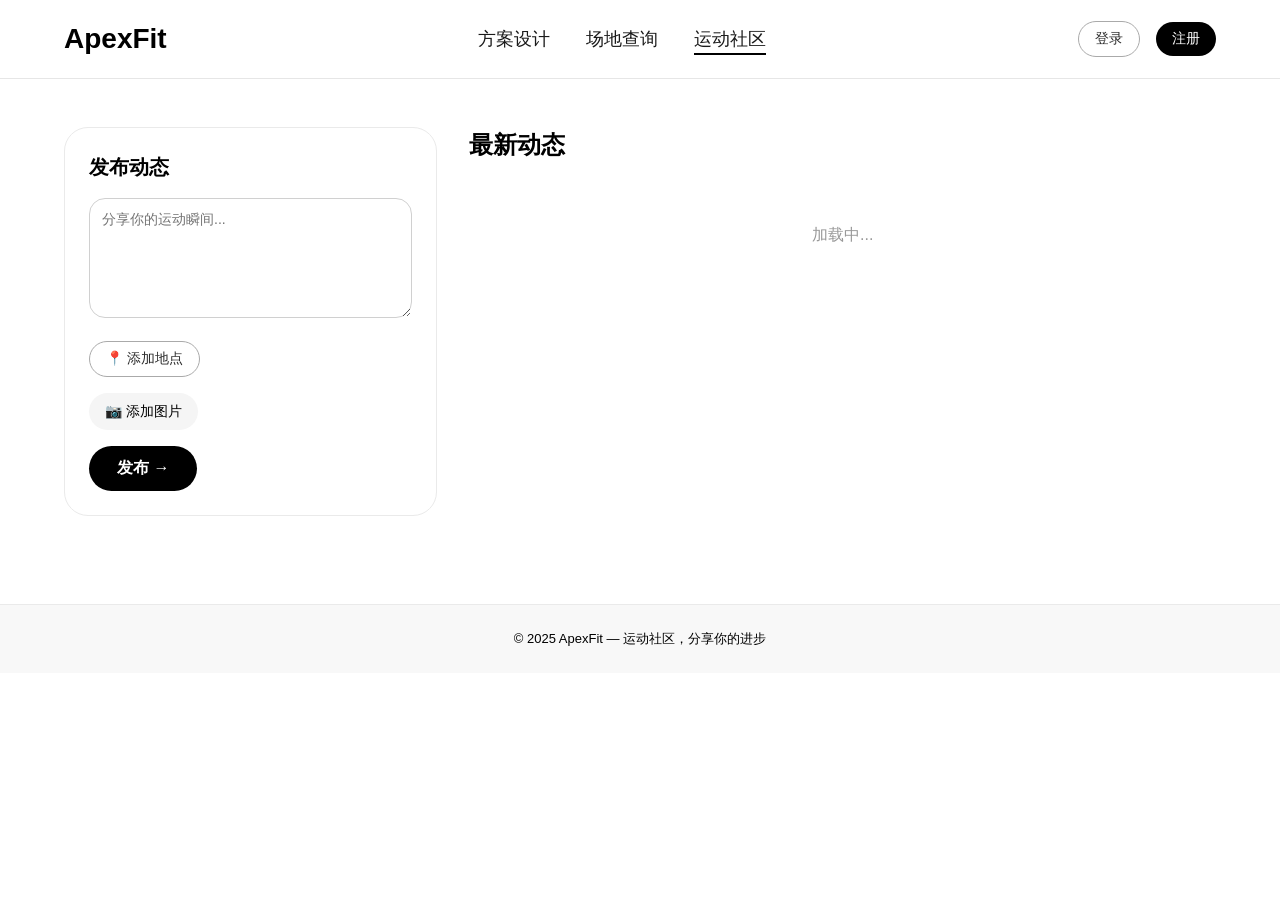
<file: social.html>
<!DOCTYPE html>
<html lang="zh-CN">
<head>
    <meta charset="UTF-8">
    <meta name="viewport" content="width=device-width, initial-scale=1.0, viewport-fit=cover">
    <title>ApexFit | 运动社区</title>
    <!-- 高德地图 JS API 2.0（用于地点选择） -->
    <script type="text/javascript">
        window._AMapSecurityConfig = {
            securityJsCode: "7e9bb2edef5c00a2fa919c543e538144"
        };
    </script>
    <script src="https://webapi.amap.com/maps?v=2.0&key=4e1a742b3f29d19737afcd302f8b867a"></script>
    <script src="https://webapi.amap.com/maps?v=2.0&key=4e1a742b3f29d19737afcd302f8b867a&plugin=AMap.Geolocation,AMap.PlaceSearch,AMap.Geocoder"></script>
    <style>
        * {
            margin: 0;
            padding: 0;
            box-sizing: border-box;
        }
        body {
            background-color: #FFFFFF;
            color: #000000;
            font-family: '微软雅黑', 'Microsoft YaHei', sans-serif;
            line-height: 1.5;
        }
        .container {
            max-width: 1200px;
            margin: 0 auto;
            padding: 0 24px;
        }
        .header {
            background-color: #FFFFFF;
            border-bottom: 1px solid #E6E6E6;
            position: sticky;
            top: 0;
            z-index: 100;
        }
        .navbar {
            display: flex;
            justify-content: space-between;
            align-items: center;
            padding: 18px 0;
            flex-wrap: wrap;
            gap: 20px;
        }
        .logo {
            font-size: 28px;
            font-weight: 700;
            color: #000000;
            text-decoration: none;
        }
        .nav-links {
            display: flex;
            list-style: none;
            gap: 36px;
        }
        .nav-links li a {
            text-decoration: none;
            font-size: 18px;
            font-weight: 500;
            color: #1A1A1A;
            padding-bottom: 4px;
            border-bottom: 2px solid transparent;
        }
        .nav-links li a:hover,
        .nav-links li a.active {
            border-bottom-color: #000000;
        }
        .user-area {
            display: flex;
            align-items: center;
            gap: 16px;
        }
        .username-btn {
            background: none;
            border: none;
            font-size: 16px;
            font-weight: 500;
            cursor: pointer;
            font-family: '微软雅黑', sans-serif;
            color: #000;
        }
        .btn-outline-small {
            background: transparent;
            border: 1px solid #AAAAAA;
            color: #2C2C2C;
            padding: 8px 16px;
            border-radius: 48px;
            font-weight: 500;
            font-size: 14px;
            cursor: pointer;
        }
        .btn-dark-small {
            background: #000000;
            color: #FFFFFF;
            border: none;
            padding: 8px 16px;
            border-radius: 48px;
            font-weight: 500;
            font-size: 14px;
            cursor: pointer;
        }
        .btn-dark {
            background: #000000;
            color: #FFFFFF;
            border: none;
            padding: 12px 28px;
            border-radius: 48px;
            font-weight: 600;
            font-size: 16px;
            cursor: pointer;
        }
        .social-main {
            padding: 48px 0;
        }
        .social-layout {
            display: grid;
            grid-template-columns: 1fr 2fr;
            gap: 32px;
        }
        @media (max-width: 768px) {
            .social-layout {
                grid-template-columns: 1fr;
            }
        }
        .post-card {
            background: #FFFFFF;
            border: 1px solid #EAEAEA;
            border-radius: 24px;
            padding: 24px;
        }
        .post-card h3 {
            margin-bottom: 16px;
            font-size: 20px;
        }
        .post-card textarea {
            width: 100%;
            min-height: 120px;
            padding: 12px;
            border: 1px solid #D0D0D0;
            border-radius: 16px;
            font-family: '微软雅黑', sans-serif;
            font-size: 14px;
            resize: vertical;
        }
        .image-upload {
            margin: 16px 0;
        }
        .upload-label {
            display: inline-block;
            padding: 8px 16px;
            background: #F5F5F5;
            border-radius: 48px;
            cursor: pointer;
            font-size: 14px;
        }
        #postImage {
            display: none;
        }
        #imagePreview {
            margin-top: 12px;
            max-width: 200px;
        }
        #imagePreview img {
            width: 100%;
            border-radius: 12px;
        }
        .location-selector {
            margin: 16px 0;
            display: flex;
            gap: 12px;
            align-items: center;
            flex-wrap: wrap;
        }
        .location-display {
            background: #F5F5F5;
            padding: 8px 16px;
            border-radius: 48px;
            font-size: 14px;
            color: #333;
            flex: 1;
            word-break: break-all;
        }
        .clear-location {
            background: none;
            border: 1px solid #DDD;
            border-radius: 48px;
            padding: 6px 16px;
            cursor: pointer;
            font-size: 12px;
        }
        .feed-section h3 {
            margin-bottom: 20px;
            font-size: 24px;
        }
        .posts-list {
            display: flex;
            flex-direction: column;
            gap: 20px;
        }
        .post-item {
            background: #FFFFFF;
            border: 1px solid #EAEAEA;
            border-radius: 20px;
            padding: 20px;
        }
        .post-header {
            display: flex;
            justify-content: space-between;
            align-items: center;
            margin-bottom: 12px;
            padding-bottom: 12px;
            border-bottom: 1px solid #F0F0F0;
        }
        .post-author {
            font-weight: 700;
            font-size: 16px;
        }
        .post-time {
            font-size: 12px;
            color: #999;
        }
        .post-content {
            margin-bottom: 16px;
            line-height: 1.6;
            white-space: pre-wrap;
            word-break: break-word;
        }
        .post-image {
            max-width: 100%;
            max-height: 300px;
            border-radius: 12px;
            margin: 12px 0;
        }
        .post-actions {
            display: flex;
            gap: 24px;
            padding-top: 12px;
            border-top: 1px solid #F0F0F0;
        }
        .action-btn {
            background: none;
            border: none;
            cursor: pointer;
            font-size: 14px;
            color: #666;
            display: flex;
            align-items: center;
            gap: 6px;
        }
        .comments-section {
            margin-top: 12px;
            padding-top: 12px;
            border-top: 1px solid #F0F0F0;
        }
        .comment-input {
            display: flex;
            gap: 8px;
            margin-top: 8px;
        }
        .comment-input input {
            flex: 1;
            padding: 8px 12px;
            border: 1px solid #D0D0D0;
            border-radius: 24px;
            font-size: 13px;
        }
        .comment-input button {
            padding: 6px 16px;
            background: #000;
            color: #fff;
            border: none;
            border-radius: 24px;
            cursor: pointer;
        }
        .comment-list {
            margin-top: 12px;
        }
        .comment-item {
            font-size: 13px;
            padding: 6px 0;
            color: #555;
        }
        .comment-author {
            font-weight: 600;
            margin-right: 8px;
        }
        .load-more-container {
            text-align: center;
            margin-top: 20px;
        }
        .modal {
            display: none;
            position: fixed;
            z-index: 1000;
            left: 0;
            top: 0;
            width: 100%;
            height: 100%;
            background-color: rgba(0,0,0,0.5);
        }
        .modal-content {
            background-color: #fff;
            margin: 10% auto;
            padding: 32px;
            width: 90%;
            max-width: 400px;
            border-radius: 24px;
            position: relative;
        }
        .close {
            position: absolute;
            right: 20px;
            top: 16px;
            font-size: 28px;
            cursor: pointer;
        }
        .modal-content input {
            width: 100%;
            padding: 12px;
            margin: 12px 0;
            border: 1px solid #D0D0D0;
            border-radius: 48px;
            font-size: 14px;
        }
        .modal-content button {
            width: 100%;
            margin-top: 12px;
        }
        .loading {
            text-align: center;
            padding: 40px;
            color: #999;
        }
        .footer {
            background-color: #F8F8F8;
            border-top: 1px solid #EAEAEA;
            padding: 24px 0;
            text-align: center;
            font-size: 13px;
            margin-top: 40px;
        }
    </style>
    <script src="https://esm.sh/@supabase/supabase-js@2"></script>
</head>
<body>

<header class="header">
    <div class="container">
        <div class="navbar">
            <a href="index.html" class="logo">ApexFit</a>
            <ul class="nav-links">
                <li><a href="plan.html">方案设计</a></li>
                <li><a href="map.html">场地查询</a></li>
                <li><a href="social.html" class="active">运动社区</a></li>
            </ul>
            <div class="user-area" id="userArea">
                <button class="btn-outline-small" id="loginBtn">登录</button>
                <button class="btn-dark-small" id="registerBtn">注册</button>
            </div>
        </div>
    </div>
</header>

<main class="social-main">
    <div class="container">
        <div class="social-layout">
            <div class="post-section">
                <div class="post-card">
                    <h3>发布动态</h3>
                    <textarea id="postContent" placeholder="分享你的运动瞬间..." maxlength="500"></textarea>
                    <div class="location-selector">
                        <button type="button" id="selectLocationBtn" class="btn-outline-small">📍 添加地点</button>
                        <div id="locationDisplay" class="location-display" style="display:none;"></div>
                        <button type="button" id="clearLocationBtn" class="clear-location" style="display:none;">清除</button>
                    </div>
                    <div class="image-upload">
                        <input type="file" id="postImage" accept="image/*">
                        <label for="postImage" class="upload-label">📷 添加图片</label>
                        <div id="imagePreview"></div>
                    </div>
                    <button class="btn-dark" id="publishBtn">发布 →</button>
                </div>
            </div>
            <div class="feed-section">
                <h3>最新动态</h3>
                <div id="postsList" class="posts-list"><div class="loading">加载中...</div></div>
                <div id="loadMoreContainer"></div>
            </div>
        </div>
    </div>
</main>

<!-- 登录/注册模态框 -->
<div id="authModal" class="modal">
    <div class="modal-content">
        <span class="close">&times;</span>
        <div id="loginForm">
            <h3>登录</h3>
            <input type="text" id="loginUsername" placeholder="用户名">
            <input type="password" id="loginPassword" placeholder="密码">
            <button class="btn-dark" id="doLoginBtn">登录</button>
            <p>没有账号？ <a id="switchToRegister">立即注册</a></p>
        </div>
        <div id="registerForm" style="display:none;">
            <h3>注册</h3>
            <input type="text" id="regUsername" placeholder="用户名">
            <input type="password" id="regPassword" placeholder="密码">
            <input type="password" id="regConfirmPassword" placeholder="确认密码">
            <button class="btn-dark" id="doRegisterBtn">注册</button>
            <p>已有账号？ <a id="switchToLogin">返回登录</a></p>
        </div>
    </div>
</div>

<!-- 地点选择模态框 -->
<div id="locationModal" class="modal">
    <div class="modal-content" style="max-width: 500px;">
        <span class="close-location">&times;</span>
        <h3>选择地点</h3>
        <div style="margin-bottom: 16px;">
            <input type="text" id="locationSearchInput" placeholder="搜索地点名称" style="width:100%;">
            <button id="locationSearchBtn" class="btn-dark-small" style="margin-top:8px;">搜索</button>
        </div>
        <div id="locationMap" style="height: 300px; margin-bottom: 16px; border-radius: 16px;"></div>
        <div id="locationResult" style="max-height: 200px; overflow-y: auto; border:1px solid #EEE; border-radius: 12px; padding: 8px;">
            <div class="empty-tip">点击地图选点或搜索地点</div>
        </div>
        <button id="confirmLocationBtn" class="btn-dark" style="margin-top:16px;">确认使用此地</button>
    </div>
</div>

<footer class="footer">
    <div class="container">
        <p>© 2025 ApexFit — 运动社区，分享你的进步</p>
    </div>
</footer>

<script type="module">
    import { createClient } from 'https://esm.sh/@supabase/supabase-js@2';
    const SUPABASE_URL = 'https://mlvyibpftjdseaodlqff.supabase.co';
    const SUPABASE_ANON_KEY = 'eyJhbGciOiJIUzI1NiIsInR5cCI6IkpXVCJ9.eyJpc3MiOiJzdXBhYmFzZSIsInJlZiI6Im1sdnlpYnBmdGpkc2Vhb2RscWZmIiwicm9sZSI6ImFub24iLCJpYXQiOjE3NzYwNjY4MzIsImV4cCI6MjA5MTY0MjgzMn0.fZiHQ9IHIO6dkt7nNxmu5eNmkuYfxjlw6mKMX-eTI6I';
    const supabase = createClient(SUPABASE_URL, SUPABASE_ANON_KEY);
    let currentUser = null;
    let currentPage = 1, hasMore = true, isLoading = false, likedPosts = new Set();

    // 高德地图相关
    let locationMap = null;
    let locationGeocoder = null;
    let selectedAddress = "";
    let mapInitialized = false;

    // DOM 元素
    const userArea = document.getElementById('userArea');
    const authModal = document.getElementById('authModal');
    const loginBtn = document.getElementById('loginBtn');
    const registerBtn = document.getElementById('registerBtn');
    const closeBtn = document.querySelector('.close');
    const doLoginBtn = document.getElementById('doLoginBtn');
    const doRegisterBtn = document.getElementById('doRegisterBtn');
    const switchToRegister = document.getElementById('switchToRegister');
    const switchToLogin = document.getElementById('switchToLogin');
    const logoutBtn = document.getElementById('logoutBtn');
    const postContent = document.getElementById('postContent');
    const postImage = document.getElementById('postImage');
    const imagePreview = document.getElementById('imagePreview');
    const publishBtn = document.getElementById('publishBtn');
    const selectLocationBtn = document.getElementById('selectLocationBtn');
    const locationDisplayDiv = document.getElementById('locationDisplay');
    const clearLocationBtn = document.getElementById('clearLocationBtn');
    const locationModal = document.getElementById('locationModal');
    const locationSearchInput = document.getElementById('locationSearchInput');
    const locationSearchBtn = document.getElementById('locationSearchBtn');
    const locationResult = document.getElementById('locationResult');
    const confirmLocationBtn = document.getElementById('confirmLocationBtn');

    // ==================== 认证逻辑 ====================
    function showModal() { authModal.style.display = 'block'; }
    function hideModal() { authModal.style.display = 'none'; }
    async function handleRegister() {
        const username = document.getElementById('regUsername').value.trim();
        const password = document.getElementById('regPassword').value;
        const confirm = document.getElementById('regConfirmPassword').value;
        if (!username || !password) { alert('请填写完整'); return; }
        if (password !== confirm) { alert('密码不一致'); return; }
        if (password.length < 6) { alert('密码至少6位'); return; }
        try {
            const email = username + '@apexfit.local';
            const { data, error } = await supabase.auth.signUp({ email, password, options: { data: { username } } });
            if (error) throw error;
            currentUser = { id: data.user.id, username };
            localStorage.setItem('currentUser', JSON.stringify(currentUser));
            alert('注册成功'); hideModal(); updateUI(); loadPosts(true);
        } catch (err) { alert('注册失败: ' + err.message); }
    }
    async function handleLogin() {
        const username = document.getElementById('loginUsername').value.trim();
        const password = document.getElementById('loginPassword').value;
        if (!username || !password) { alert('请填写完整'); return; }
        try {
            const email = username + '@apexfit.local';
            const { data, error } = await supabase.auth.signInWithPassword({ email, password });
            if (error) throw error;
            currentUser = { id: data.user.id, username };
            localStorage.setItem('currentUser', JSON.stringify(currentUser));
            alert('登录成功'); hideModal(); updateUI(); loadPosts(true);
        } catch (err) { alert('登录失败: ' + err.message); }
    }
    function handleLogout() { supabase.auth.signOut(); currentUser = null; localStorage.removeItem('currentUser'); updateUI(); loadPosts(true); alert('已退出'); }
    function updateUI() {
        if (currentUser) {
            userArea.innerHTML = `<span class="username-btn" id="profileBtn">${currentUser.username}</span><button class="btn-outline-small" id="logoutBtn">退出</button>`;
            document.getElementById('profileBtn')?.addEventListener('click', () => window.location.href = 'profile.html');
            document.getElementById('logoutBtn')?.addEventListener('click', handleLogout);
        } else {
            userArea.innerHTML = `<button class="btn-outline-small" id="loginBtn">登录</button><button class="btn-dark-small" id="registerBtn">注册</button>`;
            document.getElementById('loginBtn')?.addEventListener('click', () => { document.getElementById('loginForm').style.display='block'; document.getElementById('registerForm').style.display='none'; showModal(); });
            document.getElementById('registerBtn')?.addEventListener('click', () => { document.getElementById('loginForm').style.display='none'; document.getElementById('registerForm').style.display='block'; showModal(); });
        }
    }
    async function restoreSession() {
        const stored = localStorage.getItem('currentUser');
        if (stored) currentUser = JSON.parse(stored);
        const { data: { session } } = await supabase.auth.getSession();
        if (!session) { currentUser = null; localStorage.removeItem('currentUser'); }
        updateUI();
    }

    // ==================== 帖子相关函数（保留原有分页、点赞、评论） ====================
    async function publishPost() {
        if (!currentUser) { alert('请先登录'); return; }
        let content = postContent.value.trim();
        const imageFile = postImage.files[0];
        if (!content && !imageFile) { alert('请填写内容或添加图片'); return; }
        // 如果有选中的地点，附加到正文末尾
        if (selectedAddress) {
            content = content + (content ? "\n" : "") + "📍 地点：" + selectedAddress;
        }
        let imageBase64 = null;
        if (imageFile) {
            const reader = new FileReader();
            imageBase64 = await new Promise((resolve) => { reader.onload = (e) => resolve(e.target.result); reader.readAsDataURL(imageFile); });
        }
        const { error } = await supabase.from('posts').insert([{
            content: content,
            author: currentUser.username,
            author_id: currentUser.id,
            image: imageBase64,
            likes: 0,
            created_at: new Date().toISOString()
        }]);
        if (error) { alert('发布失败: ' + error.message); } else {
            postContent.value = ''; postImage.value = ''; imagePreview.innerHTML = '';
            selectedAddress = ""; updateLocationUI();
            loadPosts(true);
        }
    }

    async function loadPosts(refresh = false) {
        const container = document.getElementById('postsList');
        const loadMoreContainer = document.getElementById('loadMoreContainer');
        if (!container) return;
        if (refresh) { currentPage = 1; hasMore = true; isLoading = false; container.innerHTML = '<div class="loading">加载中...</div>'; }
        if (isLoading) return;
        isLoading = true;
        try {
            const from = (currentPage - 1) * 10;
            const to = from + 9;
            const timeout = new Promise((_, reject) => setTimeout(() => reject(new Error('请求超时')), 30000));
            const fetchPromise = supabase.from('posts').select('*', { count: 'exact' }).order('created_at', { ascending: false }).range(from, to);
            const { data: posts, error, count } = await Promise.race([fetchPromise, timeout]);
            if (error) throw error;
            if (refresh) container.innerHTML = '';
            if (!posts || posts.length === 0) {
                if (refresh) container.innerHTML = '<div class="loading">暂无动态，快来发布第一条吧！</div>';
                hasMore = false; loadMoreContainer.innerHTML = ''; isLoading = false; return;
            }
            for (const post of posts) {
                const { data: comments } = await supabase.from('comments').select('*').eq('post_id', post.id).order('created_at', { ascending: true });
                const timeStr = formatTime(post.created_at);
                const postDiv = document.createElement('div'); postDiv.className = 'post-item';
                postDiv.innerHTML = `
                    <div class="post-header"><span class="post-author">🏋️ ${escapeHtml(post.author)}</span><span class="post-time">${timeStr}</span></div>
                    <div class="post-content">${escapeHtml(post.content || '')}</div>
                    ${post.image ? `<img src="${post.image}" class="post-image" loading="lazy">` : ''}
                    <div class="post-actions">
                        <button class="action-btn like-btn" data-id="${post.id}" data-likes="${post.likes || 0}">❤️ ${post.likes || 0}</button>
                        <button class="action-btn comment-btn" data-id="${post.id}">💬 ${comments?.length || 0}</button>
                    </div>
                    <div class="comments-section" id="comments-${post.id}" style="display:none;">
                        <div class="comment-list">${comments?.map(c => `<div class="comment-item"><span class="comment-author">${escapeHtml(c.author)}:</span> ${escapeHtml(c.content)}</div>`).join('')}</div>
                        <div class="comment-input"><input type="text" id="comment-input-${post.id}" placeholder="写下评论..."><button class="submit-comment-btn" data-id="${post.id}">发送</button></div>
                    </div>
                `;
                container.appendChild(postDiv);
            }
            // 绑定点赞、评论等事件（与之前相同）
            document.querySelectorAll('.like-btn').forEach(btn => {
                const newBtn = btn.cloneNode(true);
                btn.parentNode.replaceChild(newBtn, btn);
                newBtn.onclick = async (e) => {
                    e.stopPropagation();
                    if (!currentUser) { alert('请先登录'); return; }
                    const postId = parseInt(newBtn.dataset.id);
                    const currentLikes = parseInt(newBtn.dataset.likes);
                    if (likedPosts.has(postId)) { alert('你已经点过赞了！'); return; }
                    if (newBtn.disabled) return;
                    newBtn.disabled = true; newBtn.style.opacity = '0.5';
                    try {
                        const newLikes = currentLikes + 1;
                        const { error } = await supabase.from('posts').update({ likes: newLikes }).eq('id', postId);
                        if (error) throw error;
                        likedPosts.add(postId);
                        newBtn.innerHTML = `❤️ ${newLikes}`; newBtn.dataset.likes = newLikes;
                    } catch (err) { alert('点赞失败: ' + err.message); }
                    finally { newBtn.disabled = false; newBtn.style.opacity = '1'; }
                };
            });
            document.querySelectorAll('.comment-btn').forEach(btn => {
                btn.onclick = (e) => { e.stopPropagation(); const id = btn.dataset.id; const div = document.getElementById(`comments-${id}`); if (div) div.style.display = div.style.display === 'none' ? 'block' : 'none'; };
            });
            document.querySelectorAll('.submit-comment-btn').forEach(btn => {
                btn.onclick = async (e) => { e.stopPropagation(); const postId = btn.dataset.id; await addComment(postId); };
            });
            hasMore = posts.length === 10;
            if (loadMoreContainer) {
                if (hasMore) {
                    loadMoreContainer.innerHTML = `<button class="btn-outline-small" id="loadMoreBtn">加载更多 ↓</button>`;
                    document.getElementById('loadMoreBtn')?.addEventListener('click', () => { if (!isLoading && hasMore) { currentPage++; loadPosts(false); } });
                } else {
                    loadMoreContainer.innerHTML = '<div style="text-align:center;padding:16px;color:#999;">已经到底了</div>';
                }
            }
        } catch (err) { console.error(err); if (refresh) container.innerHTML = `<div class="error-msg">加载失败: ${err.message}<br><button class="btn-outline-small" onclick="location.reload()">刷新重试</button></div>`; }
        finally { isLoading = false; }
    }

    async function addComment(postId) {
        if (!currentUser) { alert('请先登录'); return; }
        const input = document.getElementById(`comment-input-${postId}`);
        const content = input.value.trim();
        if (!content) return;
        const { error } = await supabase.from('comments').insert([{ post_id: parseInt(postId), content, author: currentUser.username, author_id: currentUser.id, created_at: new Date().toISOString() }]);
        if (error) alert('评论失败: ' + error.message);
        else { input.value = ''; loadPosts(true); }
    }

    function formatTime(dateStr) {
        const utcDate = new Date(dateStr); if (isNaN(utcDate)) return '刚刚';
        const now = new Date(); const offset = now.getTimezoneOffset(); const localTime = utcDate.getTime() - offset * 60000;
        const diff = now.getTime() - localTime; const minutes = Math.floor(diff / 60000);
        if (minutes < 1) return '刚刚'; if (minutes < 60) return minutes + '分钟前';
        if (minutes < 1440) return Math.floor(minutes / 60) + '小时前';
        return Math.floor(minutes / 1440) + '天前';
    }
    function escapeHtml(str) { if (!str) return ''; return str.replace(/[&<>]/g, m => ({ '&':'&amp;', '<':'&lt;', '>':'&gt;' }[m])); }

    // ==================== 地点选择功能 ====================
    function initLocationMap() {
        if (mapInitialized) return;
        locationMap = new AMap.Map('locationMap', { zoom: 13, center: [116.397428, 39.90923], resizeEnable: true });
        locationGeocoder = new AMap.Geocoder({ city: "全国" });
        // 点击地图获取地址
        locationMap.on('click', async (e) => {
            const lnglat = e.lnglat;
            locationGeocoder.getAddress([lnglat.getLng(), lnglat.getLat()], (status, result) => {
                if (status === 'complete' && result.regeocode) {
                    const address = result.regeocode.formattedAddress;
                    showLocationResult([{ name: address, address, location: lnglat }]);
                } else { alert('获取地址失败'); }
            });
        });
        mapInitialized = true;
    }

    async function searchLocation(keyword) {
        if (!keyword.trim()) return;
        const placeSearch = new AMap.PlaceSearch({ pageSize: 10, city: '全国' });
        placeSearch.search(keyword, (status, result) => {
            if (status === 'complete' && result.poiList && result.poiList.pois.length) {
                showLocationResult(result.poiList.pois);
                if (result.poiList.pois[0]) {
                    locationMap.setCenter([result.poiList.pois[0].location.lng, result.poiList.pois[0].location.lat]);
                    locationMap.setZoom(14);
                }
            } else { locationResult.innerHTML = '<div class="empty-tip">未找到相关地点</div>'; }
        });
    }

    function showLocationResult(pois) {
        if (!pois || pois.length === 0) { locationResult.innerHTML = '<div class="empty-tip">无结果</div>'; return; }
        let html = '';
        pois.forEach(poi => {
            const name = poi.name || poi.address;
            const addr = poi.address || poi.name;
            html += `<div class="location-option" data-name="${escapeHtml(name)}" data-addr="${escapeHtml(addr)}" style="padding:8px; border-bottom:1px solid #EEE; cursor:pointer;">
                        <strong>${escapeHtml(name)}</strong><br><small>${escapeHtml(addr)}</small>
                     </div>`;
        });
        locationResult.innerHTML = html;
        document.querySelectorAll('.location-option').forEach(opt => {
            opt.addEventListener('click', () => {
                const fullName = opt.dataset.name;
                const fullAddr = opt.dataset.addr;
                selectedAddress = fullName + (fullAddr && fullAddr !== fullName ? '（' + fullAddr + '）' : '');
                updateLocationUI();
                locationModal.style.display = 'none';
            });
        });
    }

    function updateLocationUI() {
        if (selectedAddress) {
            locationDisplayDiv.style.display = 'block';
            locationDisplayDiv.innerText = selectedAddress;
            clearLocationBtn.style.display = 'inline-block';
        } else {
            locationDisplayDiv.style.display = 'none';
            clearLocationBtn.style.display = 'none';
        }
    }

    // 事件绑定
    selectLocationBtn.addEventListener('click', () => {
        if (!locationMap) initLocationMap();
        locationModal.style.display = 'block';
        locationSearchInput.value = '';
        locationResult.innerHTML = '<div class="empty-tip">点击地图选点或搜索地点</div>';
    });
    clearLocationBtn.addEventListener('click', () => { selectedAddress = ""; updateLocationUI(); });
    locationSearchBtn.addEventListener('click', () => { searchLocation(locationSearchInput.value); });
    document.querySelector('.close-location')?.addEventListener('click', () => { locationModal.style.display = 'none'; });
    confirmLocationBtn.addEventListener('click', () => { locationModal.style.display = 'none'; });
    window.addEventListener('click', (e) => { if (e.target === locationModal) locationModal.style.display = 'none'; });

    publishBtn.addEventListener('click', publishPost);
    postImage.addEventListener('change', (e) => {
        const file = e.target.files[0];
        if (file) { const reader = new FileReader(); reader.onload = (ev) => { imagePreview.innerHTML = `<img src="${ev.target.result}" style="max-width:100%;border-radius:12px;">`; }; reader.readAsDataURL(file); }
    });

    // 模态框通用事件
    switchToRegister?.addEventListener('click', (e) => { e.preventDefault(); document.getElementById('loginForm').style.display = 'none'; document.getElementById('registerForm').style.display = 'block'; });
    switchToLogin?.addEventListener('click', (e) => { e.preventDefault(); document.getElementById('loginForm').style.display = 'block'; document.getElementById('registerForm').style.display = 'none'; });
    doLoginBtn?.addEventListener('click', handleLogin);
    doRegisterBtn?.addEventListener('click', handleRegister);
    closeBtn?.addEventListener('click', hideModal);
    window.addEventListener('click', (e) => { if (e.target === authModal) hideModal(); });

    restoreSession();
    loadPosts(true);
</script>
</body>
</html>
</file>
